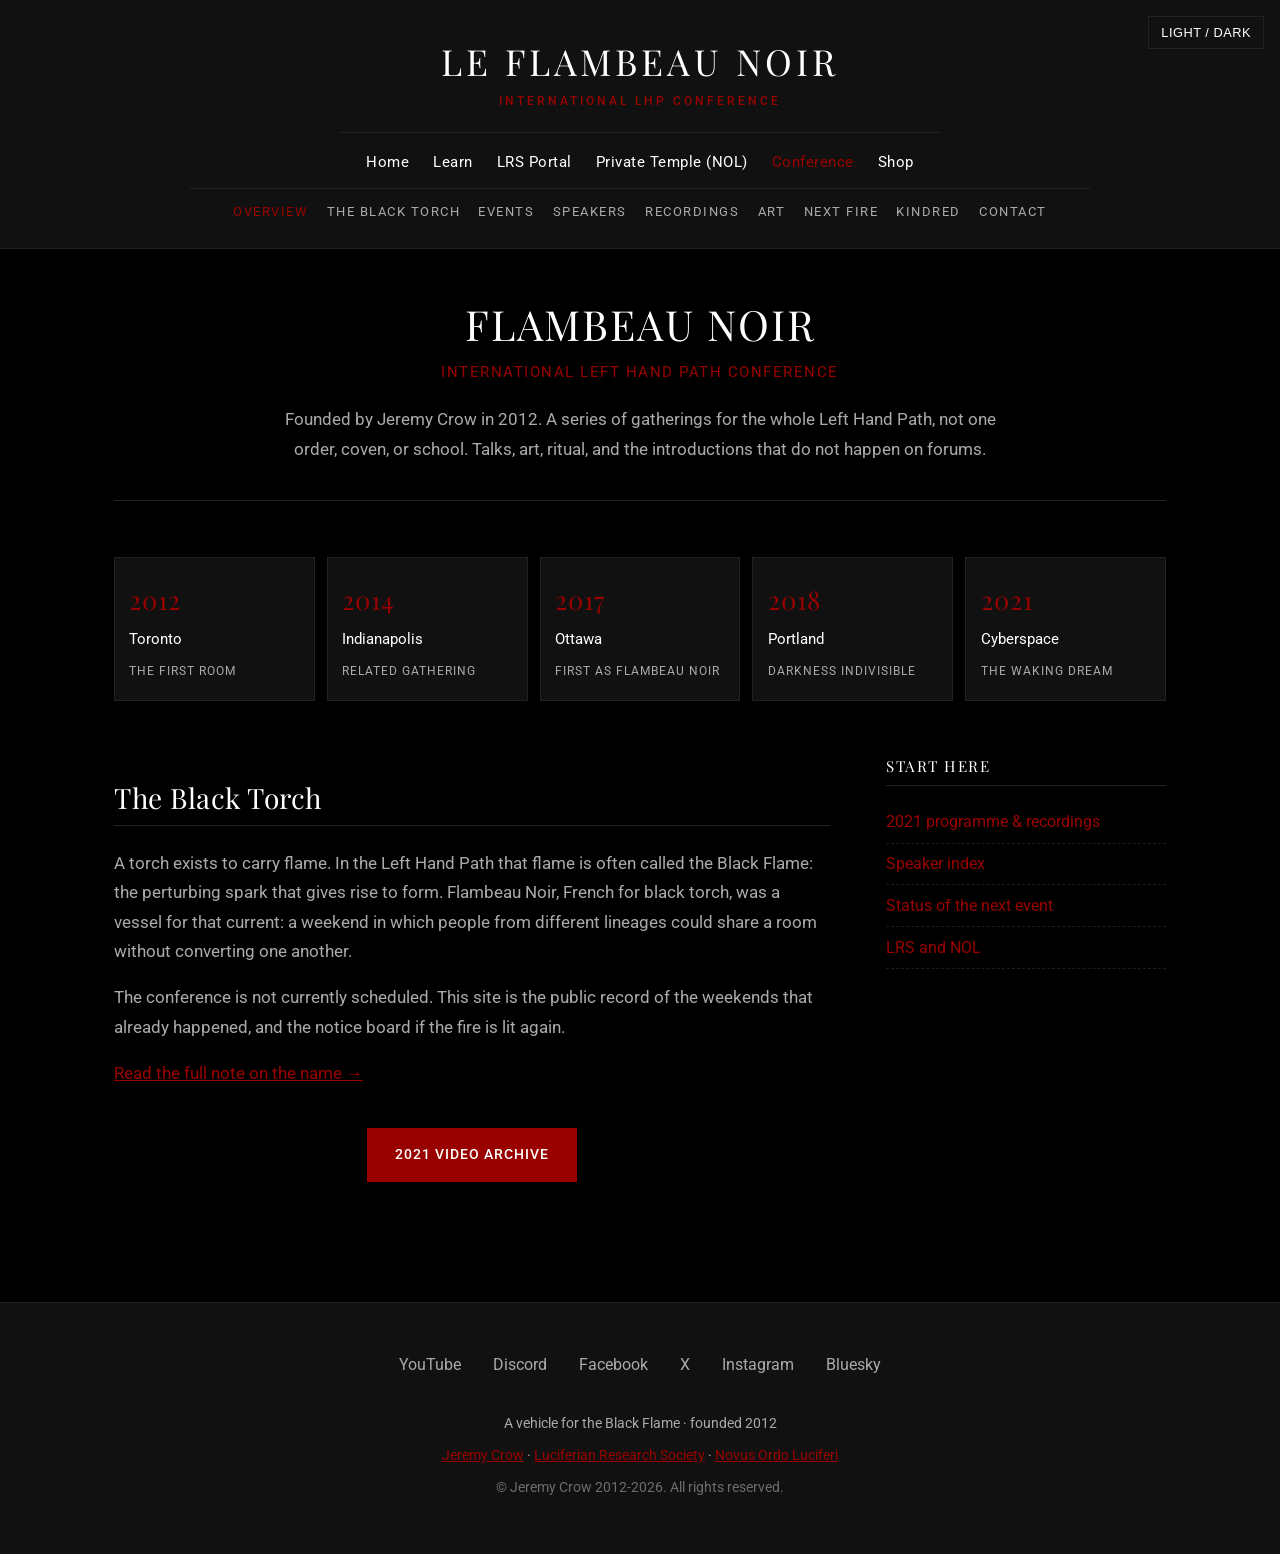
<file: index.html>
<!DOCTYPE html>
<html lang="en">
<head>
  <meta charset="utf-8">
  <meta name="viewport" content="width=device-width, initial-scale=1">
  <title>Flambeau Noir | International Left Hand Path Conference</title>
  <meta name="description" content="Archive of Flambeau Noir, the International Left Hand Path Conference founded by Jeremy Crow in 2012.">
  <link rel="preconnect" href="https://fonts.googleapis.com">
  <link rel="preconnect" href="https://fonts.gstatic.com" crossorigin>
  <link href="https://fonts.googleapis.com/css2?family=Playfair+Display:ital,wght@0,400..900;1,400..900&family=Roboto:ital,wght@0,300;0,400;0,500;1,300;1,400&display=swap" rel="stylesheet">
  <link rel="stylesheet" href="styles.css">
</head>
<body>
  <button class="mode-toggle" id="modeToggle" type="button">Light / Dark</button>
  <header class="global-header">
    <div class="header-banner-container">
      <div class="site-text-banner space-esoteric">
        <a class="banner-title" href="index.html">Le Flambeau Noir</a>
        <div class="banner-sub">International LHP Conference</div>
      </div>
      <nav class="matrix-nav" aria-label="Network">
        <a href="https://www.jeremycrow.com/">Home</a>
        <a href="https://www.jeremycrow.com/learn.html">Learn</a>
        <a href="https://luciferianresearch.org/">LRS Portal</a>
        <a href="https://novusordoluciferi.com/">Private Temple (NOL)</a>
        <a href="index.html" class="active-node">Conference</a>
        <a href="https://jeremycrow.storenvy.com/">Shop</a>
      </nav>
      <nav class="archive-nav" aria-label="Archive">
        <a href="index.html" class="active-node">Overview</a>
        <a href="about.html" class="">The Black Torch</a>
        <a href="events.html" class="">Events</a>
        <a href="speakers.html" class="">Speakers</a>
        <a href="recordings.html" class="">Recordings</a>
        <a href="art.html" class="">Art</a>
        <a href="next.html" class="">Next Fire</a>
        <a href="related.html" class="">Kindred</a>
        <a href="contact.html" class="">Contact</a>
      </nav>
    </div>
  </header>
  <main class="archive-container">

    <section class="archive-hero">
      <h1>Flambeau Noir</h1>
      <p class="subtitle">International Left Hand Path Conference</p>
      <p class="lede">Founded by Jeremy Crow in 2012. A series of gatherings for the whole Left Hand Path, not one order, coven, or school. Talks, art, ritual, and the introductions that do not happen on forums.</p>
    </section>

    <nav class="year-spine" aria-label="Conference years">
      <a class="year-card" href="events/2012-toronto.html"><span class="yr">2012</span><span class="place">Toronto</span><span class="tag">The first room</span></a>
      <a class="year-card" href="events/2014-indianapolis.html"><span class="yr">2014</span><span class="place">Indianapolis</span><span class="tag">Related gathering</span></a>
      <a class="year-card" href="events/2017-ottawa.html"><span class="yr">2017</span><span class="place">Ottawa</span><span class="tag">First as Flambeau Noir</span></a>
      <a class="year-card" href="events/2018-portland.html"><span class="yr">2018</span><span class="place">Portland</span><span class="tag">Darkness Indivisible</span></a>
      <a class="year-card" href="events/2021-cyberspace.html"><span class="yr">2021</span><span class="place">Cyberspace</span><span class="tag">The Waking Dream</span></a>
    </nav>

    <div class="archive-grid">
      <div>
        <section class="philosophical-block">
          <h2>The Black Torch</h2>
          <p>A torch exists to carry flame. In the Left Hand Path that flame is often called the Black Flame: the perturbing spark that gives rise to form. Flambeau Noir, French for black torch, was a vessel for that current: a weekend in which people from different lineages could share a room without converting one another.</p>
          <p>The conference is not currently scheduled. This site is the public record of the weekends that already happened, and the notice board if the fire is lit again.</p>
          <p><a href="about.html">Read the full note on the name →</a></p>
        </section>
        <p class="cta-wrapper"><a class="cta-button" href="https://www.youtube.com/playlist?list=PLY5To7nPNzuRqWKcFFou5KgtrZYnsA4rr">2021 video archive</a></p>
      </div>
      <aside class="sidebar-historical">
        <div class="panel-section">
          <h3>Start here</h3>
          <ul class="presenter-list">
            <li><a href="events/2021-cyberspace.html">2021 programme &amp; recordings</a></li>
            <li><a href="speakers.html">Speaker index</a></li>
            <li><a href="next.html">Status of the next event</a></li>
            <li><a href="related.html">LRS and NOL</a></li>
          </ul>
        </div>
      </aside>
    </div>

  </main>
  <footer class="global-footer">
    <div class="social-links">
      <a href="https://www.youtube.com/JeremyCrow">YouTube</a>
      <a href="https://discord.gg/GvjsS4C">Discord</a>
      <a href="https://www.facebook.com/PrimusJeremyCrow">Facebook</a>
      <a href="https://x.com/FlambeauNoir">X</a>
      <a href="https://www.instagram.com/jeremycrow/">Instagram</a>
      <a href="https://bsky.app/profile/jeremycrow.bsky.social">Bluesky</a>
    </div>
    <div class="footer-meta">
      <p>A vehicle for the Black Flame · founded 2012</p>
      <p><a href="https://www.jeremycrow.com/">Jeremy Crow</a> · <a href="https://luciferianresearch.org/">Luciferian Research Society</a> · <a href="https://novusordoluciferi.com/">Novus Ordo Luciferi</a></p>
      <p class="copyright">© Jeremy Crow 2012-2026. All rights reserved.</p>
    </div>
  </footer>
  <script src="script.js"></script>
</body>
</html>
</file>
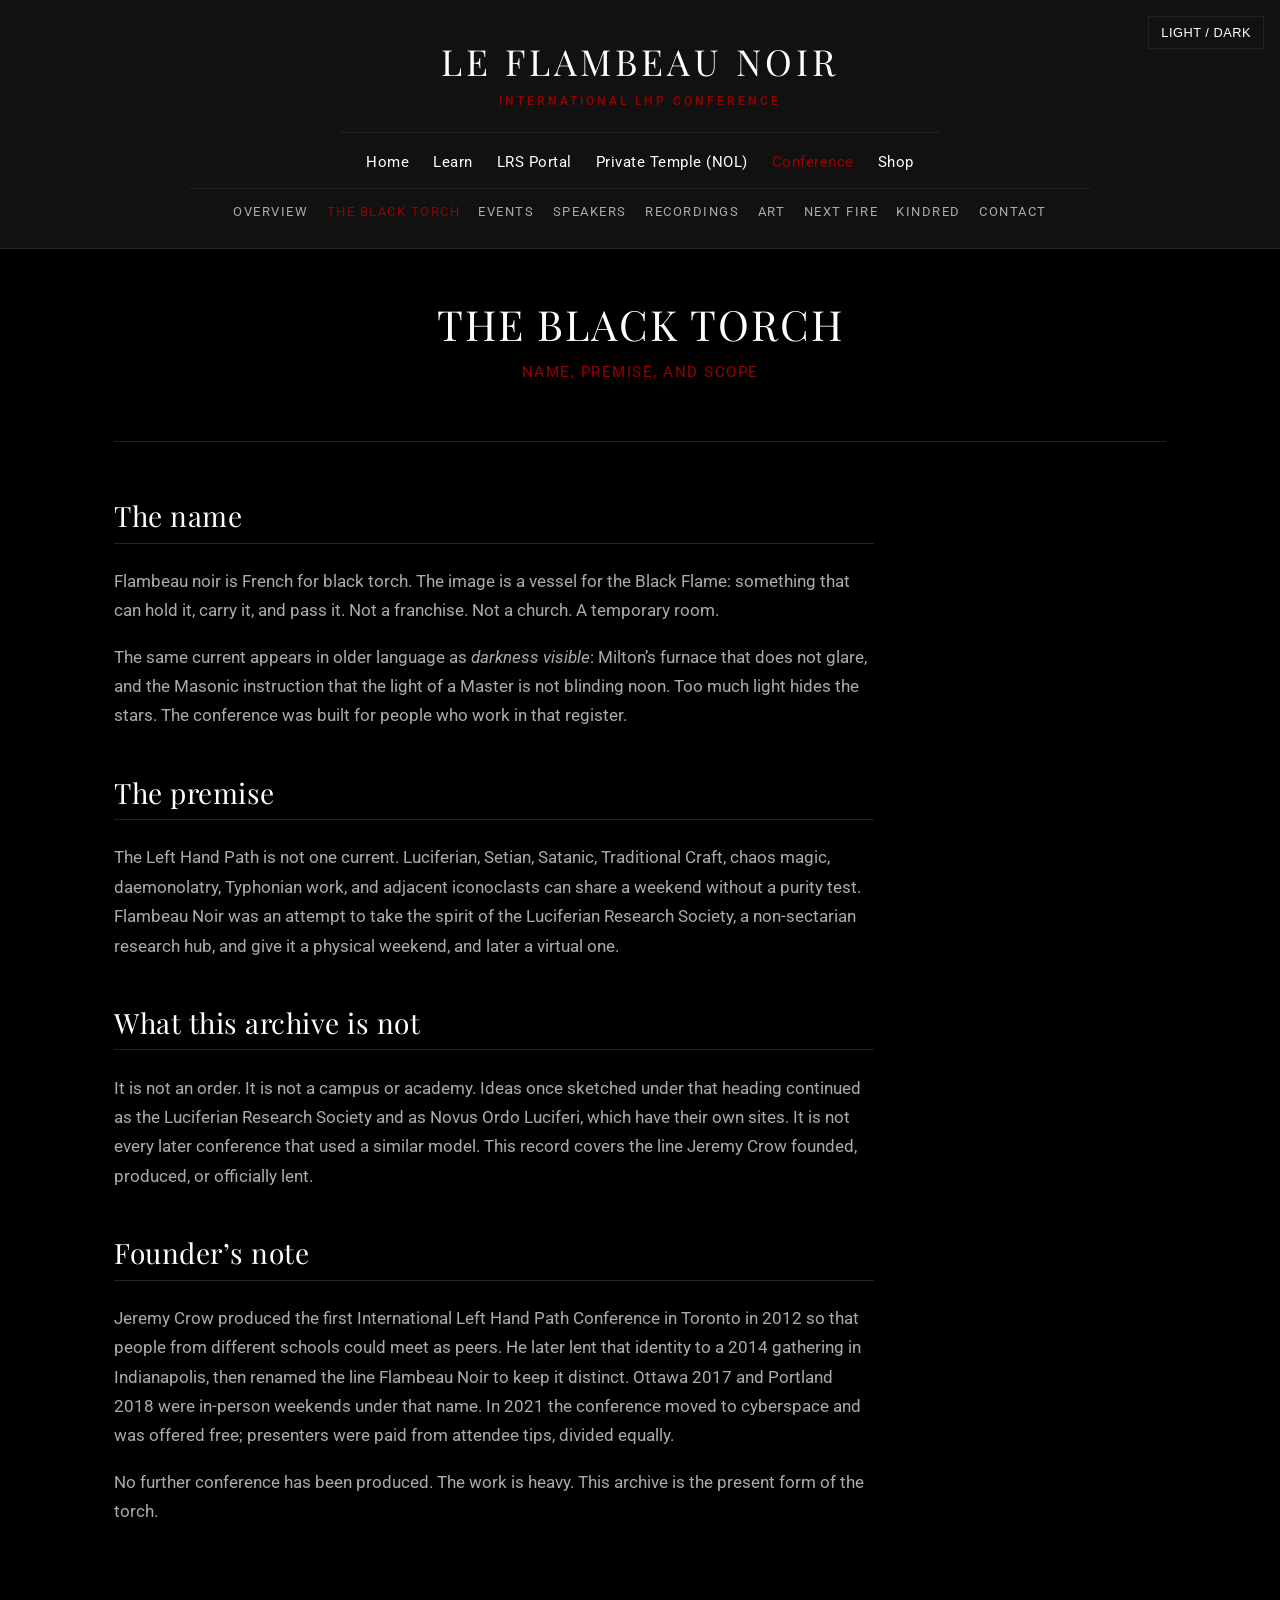
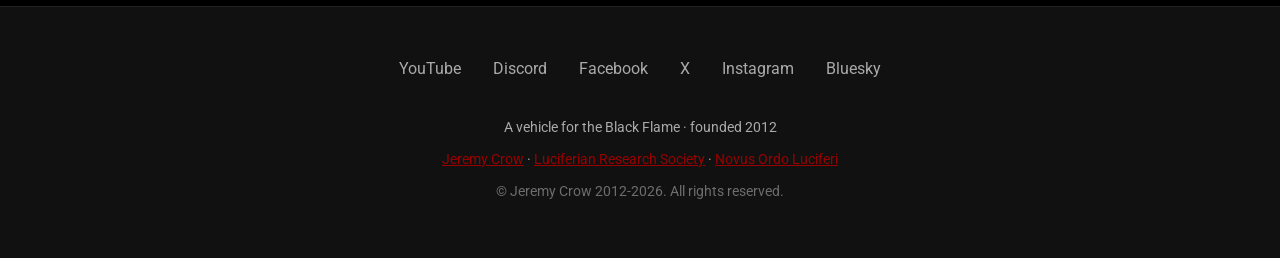
<file: about.html>
<!DOCTYPE html>
<html lang="en">
<head>
  <meta charset="utf-8">
  <meta name="viewport" content="width=device-width, initial-scale=1">
  <title>The Black Torch | Flambeau Noir</title>
  <meta name="description" content="Archive of Flambeau Noir, the International Left Hand Path Conference founded by Jeremy Crow in 2012.">
  <link rel="preconnect" href="https://fonts.googleapis.com">
  <link rel="preconnect" href="https://fonts.gstatic.com" crossorigin>
  <link href="https://fonts.googleapis.com/css2?family=Playfair+Display:ital,wght@0,400..900;1,400..900&family=Roboto:ital,wght@0,300;0,400;0,500;1,300;1,400&display=swap" rel="stylesheet">
  <link rel="stylesheet" href="styles.css">
</head>
<body>
  <button class="mode-toggle" id="modeToggle" type="button">Light / Dark</button>
  <header class="global-header">
    <div class="header-banner-container">
      <div class="site-text-banner space-esoteric">
        <a class="banner-title" href="index.html">Le Flambeau Noir</a>
        <div class="banner-sub">International LHP Conference</div>
      </div>
      <nav class="matrix-nav" aria-label="Network">
        <a href="https://www.jeremycrow.com/">Home</a>
        <a href="https://www.jeremycrow.com/learn.html">Learn</a>
        <a href="https://luciferianresearch.org/">LRS Portal</a>
        <a href="https://novusordoluciferi.com/">Private Temple (NOL)</a>
        <a href="index.html" class="active-node">Conference</a>
        <a href="https://jeremycrow.storenvy.com/">Shop</a>
      </nav>
      <nav class="archive-nav" aria-label="Archive">
        <a href="index.html" class="">Overview</a>
        <a href="about.html" class="active-node">The Black Torch</a>
        <a href="events.html" class="">Events</a>
        <a href="speakers.html" class="">Speakers</a>
        <a href="recordings.html" class="">Recordings</a>
        <a href="art.html" class="">Art</a>
        <a href="next.html" class="">Next Fire</a>
        <a href="related.html" class="">Kindred</a>
        <a href="contact.html" class="">Contact</a>
      </nav>
    </div>
  </header>
  <main class="archive-container">

    <section class="archive-hero">
      <h1>The Black Torch</h1>
      <p class="subtitle">Name, premise, and scope</p>
    </section>
    <div class="prose page-section">
      <h2>The name</h2>
      <p>Flambeau noir is French for black torch. The image is a vessel for the Black Flame: something that can hold it, carry it, and pass it. Not a franchise. Not a church. A temporary room.</p>
      <p>The same current appears in older language as <em>darkness visible</em>: Milton’s furnace that does not glare, and the Masonic instruction that the light of a Master is not blinding noon. Too much light hides the stars. The conference was built for people who work in that register.</p>
    </div>
    <div class="prose page-section">
      <h2>The premise</h2>
      <p>The Left Hand Path is not one current. Luciferian, Setian, Satanic, Traditional Craft, chaos magic, daemonolatry, Typhonian work, and adjacent iconoclasts can share a weekend without a purity test. Flambeau Noir was an attempt to take the spirit of the Luciferian Research Society, a non-sectarian research hub, and give it a physical weekend, and later a virtual one.</p>
    </div>
    <div class="prose page-section">
      <h2>What this archive is not</h2>
      <p>It is not an order. It is not a campus or academy. Ideas once sketched under that heading continued as the Luciferian Research Society and as Novus Ordo Luciferi, which have their own sites. It is not every later conference that used a similar model. This record covers the line Jeremy Crow founded, produced, or officially lent.</p>
    </div>
    <div class="prose page-section">
      <h2>Founder’s note</h2>
      <p>Jeremy Crow produced the first International Left Hand Path Conference in Toronto in 2012 so that people from different schools could meet as peers. He later lent that identity to a 2014 gathering in Indianapolis, then renamed the line Flambeau Noir to keep it distinct. Ottawa 2017 and Portland 2018 were in-person weekends under that name. In 2021 the conference moved to cyberspace and was offered free; presenters were paid from attendee tips, divided equally.</p>
      <p>No further conference has been produced. The work is heavy. This archive is the present form of the torch.</p>
    </div>

  </main>
  <footer class="global-footer">
    <div class="social-links">
      <a href="https://www.youtube.com/JeremyCrow">YouTube</a>
      <a href="https://discord.gg/GvjsS4C">Discord</a>
      <a href="https://www.facebook.com/PrimusJeremyCrow">Facebook</a>
      <a href="https://x.com/FlambeauNoir">X</a>
      <a href="https://www.instagram.com/jeremycrow/">Instagram</a>
      <a href="https://bsky.app/profile/jeremycrow.bsky.social">Bluesky</a>
    </div>
    <div class="footer-meta">
      <p>A vehicle for the Black Flame · founded 2012</p>
      <p><a href="https://www.jeremycrow.com/">Jeremy Crow</a> · <a href="https://luciferianresearch.org/">Luciferian Research Society</a> · <a href="https://novusordoluciferi.com/">Novus Ordo Luciferi</a></p>
      <p class="copyright">© Jeremy Crow 2012-2026. All rights reserved.</p>
    </div>
  </footer>
  <script src="script.js"></script>
</body>
</html>
</file>
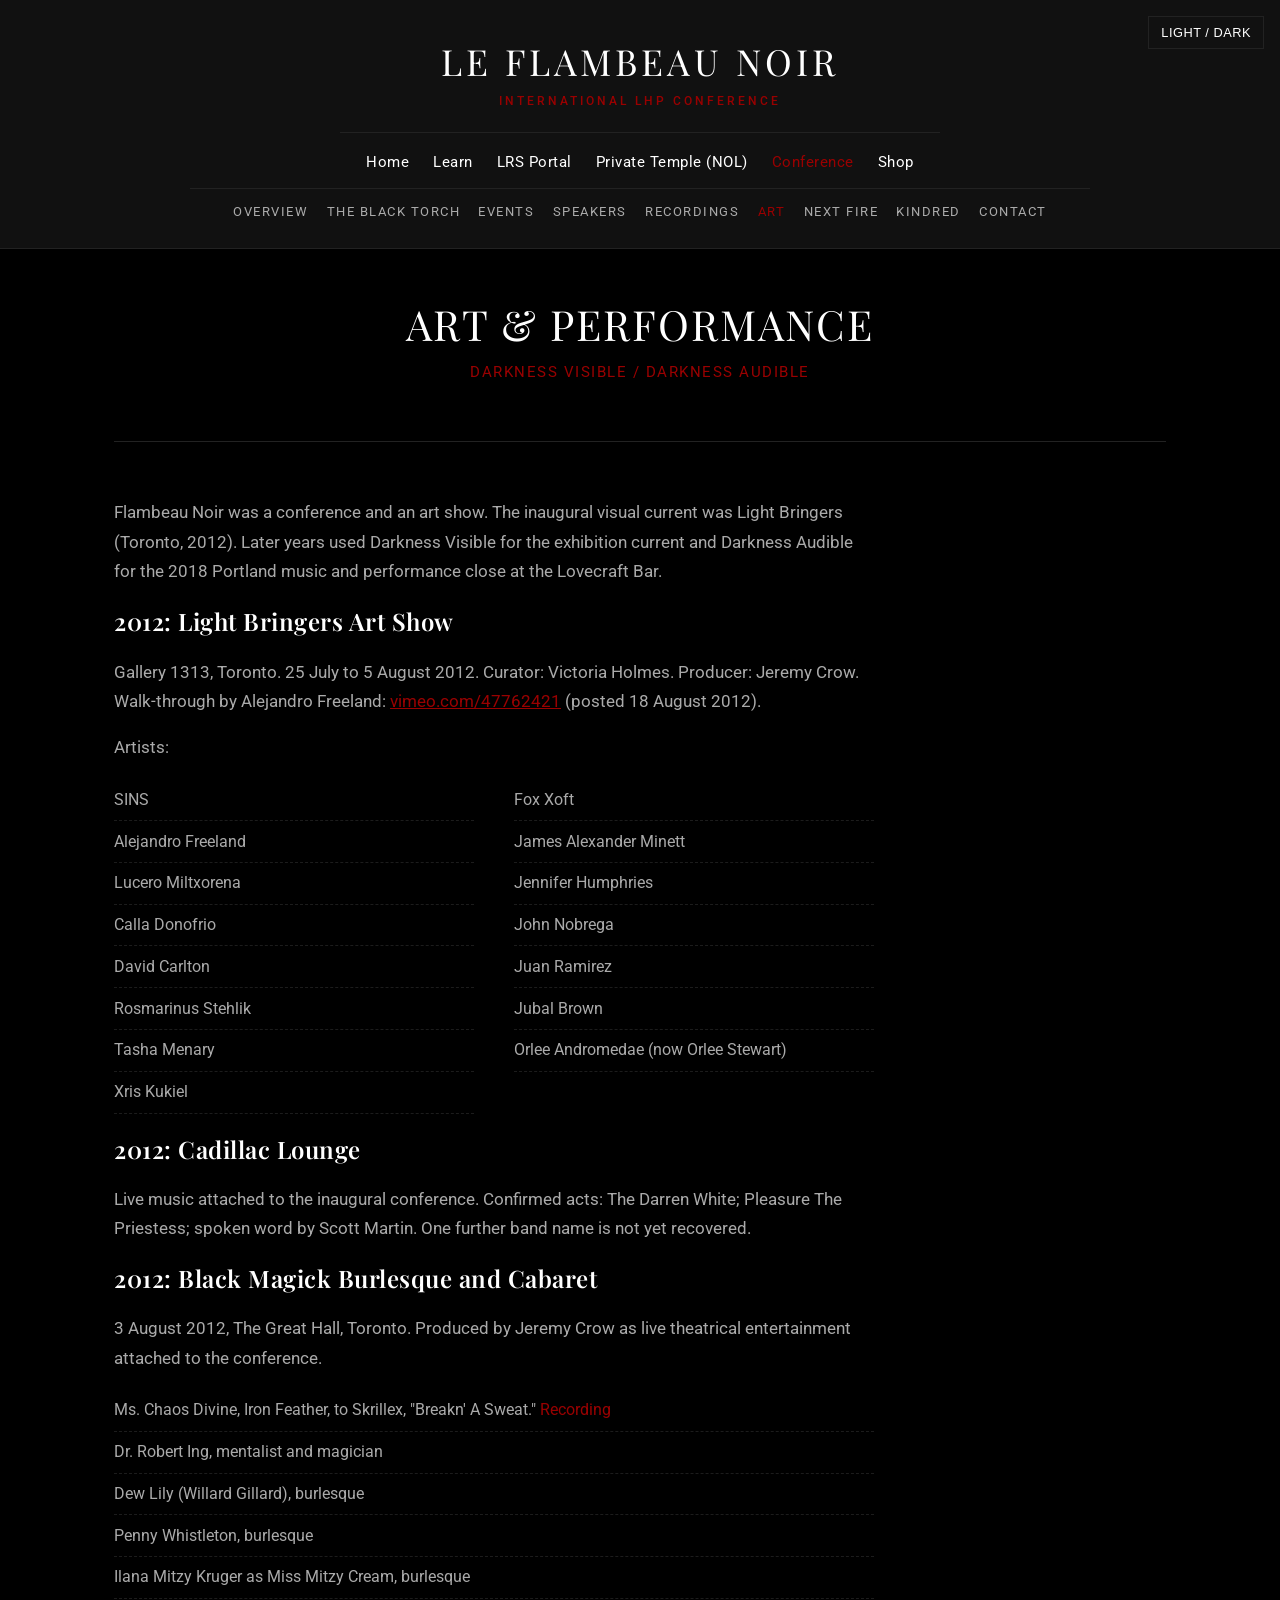
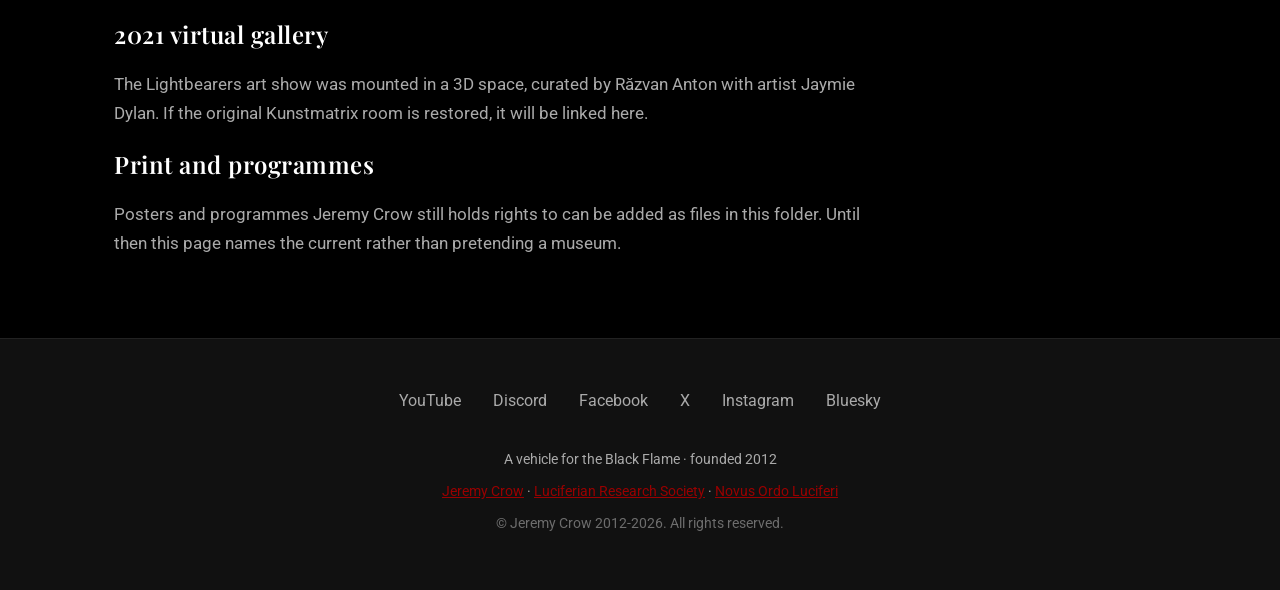
<file: art.html>
<!DOCTYPE html>
<html lang="en">
<head>
  <meta charset="utf-8">
  <meta name="viewport" content="width=device-width, initial-scale=1">
  <title>Art | Flambeau Noir</title>
  <meta name="description" content="Archive of Flambeau Noir, the International Left Hand Path Conference founded by Jeremy Crow in 2012.">
  <link rel="preconnect" href="https://fonts.googleapis.com">
  <link rel="preconnect" href="https://fonts.gstatic.com" crossorigin>
  <link href="https://fonts.googleapis.com/css2?family=Playfair+Display:ital,wght@0,400..900;1,400..900&family=Roboto:ital,wght@0,300;0,400;0,500;1,300;1,400&display=swap" rel="stylesheet">
  <link rel="stylesheet" href="styles.css">
</head>
<body>
  <button class="mode-toggle" id="modeToggle" type="button">Light / Dark</button>
  <header class="global-header">
    <div class="header-banner-container">
      <div class="site-text-banner space-esoteric">
        <a class="banner-title" href="index.html">Le Flambeau Noir</a>
        <div class="banner-sub">International LHP Conference</div>
      </div>
      <nav class="matrix-nav" aria-label="Network">
        <a href="https://www.jeremycrow.com/">Home</a>
        <a href="https://www.jeremycrow.com/learn.html">Learn</a>
        <a href="https://luciferianresearch.org/">LRS Portal</a>
        <a href="https://novusordoluciferi.com/">Private Temple (NOL)</a>
        <a href="index.html" class="active-node">Conference</a>
        <a href="https://jeremycrow.storenvy.com/">Shop</a>
      </nav>
      <nav class="archive-nav" aria-label="Archive">
        <a href="index.html" class="">Overview</a>
        <a href="about.html" class="">The Black Torch</a>
        <a href="events.html" class="">Events</a>
        <a href="speakers.html" class="">Speakers</a>
        <a href="recordings.html" class="">Recordings</a>
        <a href="art.html" class="active-node">Art</a>
        <a href="next.html" class="">Next Fire</a>
        <a href="related.html" class="">Kindred</a>
        <a href="contact.html" class="">Contact</a>
      </nav>
    </div>
  </header>
  <main class="archive-container">

    <section class="archive-hero">
      <h1>Art &amp; Performance</h1>
      <p class="subtitle">Darkness Visible / Darkness Audible</p>
    </section>
    <div class="prose">
      <p>Flambeau Noir was a conference and an art show. The inaugural visual current was Light Bringers (Toronto, 2012). Later years used Darkness Visible for the exhibition current and Darkness Audible for the 2018 Portland music and performance close at the Lovecraft Bar.</p>

      <h2>2012: Light Bringers Art Show</h2>
      <p>Gallery 1313, Toronto. 25 July to 5 August 2012. Curator: Victoria Holmes. Producer: Jeremy Crow. Walk-through by Alejandro Freeland: <a href="https://vimeo.com/47762421">vimeo.com/47762421</a> (posted 18 August 2012).</p>
      <p>Artists:</p>
      <ul class="plain-list columns-2">
        <li>SINS</li>
        <li>Alejandro Freeland</li>
        <li>Lucero Miltxorena</li>
        <li>Calla Donofrio</li>
        <li>David Carlton</li>
        <li>Rosmarinus Stehlik</li>
        <li>Tasha Menary</li>
        <li>Xris Kukiel</li>
        <li>Fox Xoft</li>
        <li>James Alexander Minett</li>
        <li>Jennifer Humphries</li>
        <li>John Nobrega</li>
        <li>Juan Ramirez</li>
        <li>Jubal Brown</li>
        <li>Orlee Andromedae (now Orlee Stewart)</li>
      </ul>

      <h2>2012: Cadillac Lounge</h2>
      <p>Live music attached to the inaugural conference. Confirmed acts: The Darren White; Pleasure The Priestess; spoken word by Scott Martin. One further band name is not yet recovered.</p>

      <h2>2012: Black Magick Burlesque and Cabaret</h2>
      <p>3 August 2012, The Great Hall, Toronto. Produced by Jeremy Crow as live theatrical entertainment attached to the conference.</p>
      <ul class="plain-list">
        <li>Ms. Chaos Divine, Iron Feather, to Skrillex, "Breakn' A Sweat." <a href="https://youtu.be/Kr3bsCPij3M">Recording</a></li>
        <li>Dr. Robert Ing, mentalist and magician</li>
        <li>Dew Lily (Willard Gillard), burlesque</li>
        <li>Penny Whistleton, burlesque</li>
        <li>Ilana Mitzy Kruger as Miss Mitzy Cream, burlesque</li>
      </ul>

      <h2>2021 virtual gallery</h2>
      <p>The Lightbearers art show was mounted in a 3D space, curated by Răzvan Anton with artist Jaymie Dylan. If the original Kunstmatrix room is restored, it will be linked here.</p>
      <h2>Print and programmes</h2>
      <p>Posters and programmes Jeremy Crow still holds rights to can be added as files in this folder. Until then this page names the current rather than pretending a museum.</p>
    </div>

  </main>
  <footer class="global-footer">
    <div class="social-links">
      <a href="https://www.youtube.com/JeremyCrow">YouTube</a>
      <a href="https://discord.gg/GvjsS4C">Discord</a>
      <a href="https://www.facebook.com/PrimusJeremyCrow">Facebook</a>
      <a href="https://x.com/FlambeauNoir">X</a>
      <a href="https://www.instagram.com/jeremycrow/">Instagram</a>
      <a href="https://bsky.app/profile/jeremycrow.bsky.social">Bluesky</a>
    </div>
    <div class="footer-meta">
      <p>A vehicle for the Black Flame · founded 2012</p>
      <p><a href="https://www.jeremycrow.com/">Jeremy Crow</a> · <a href="https://luciferianresearch.org/">Luciferian Research Society</a> · <a href="https://novusordoluciferi.com/">Novus Ordo Luciferi</a></p>
      <p class="copyright">© Jeremy Crow 2012-2026. All rights reserved.</p>
    </div>
  </footer>
  <script src="script.js"></script>
</body>
</html>
</file>
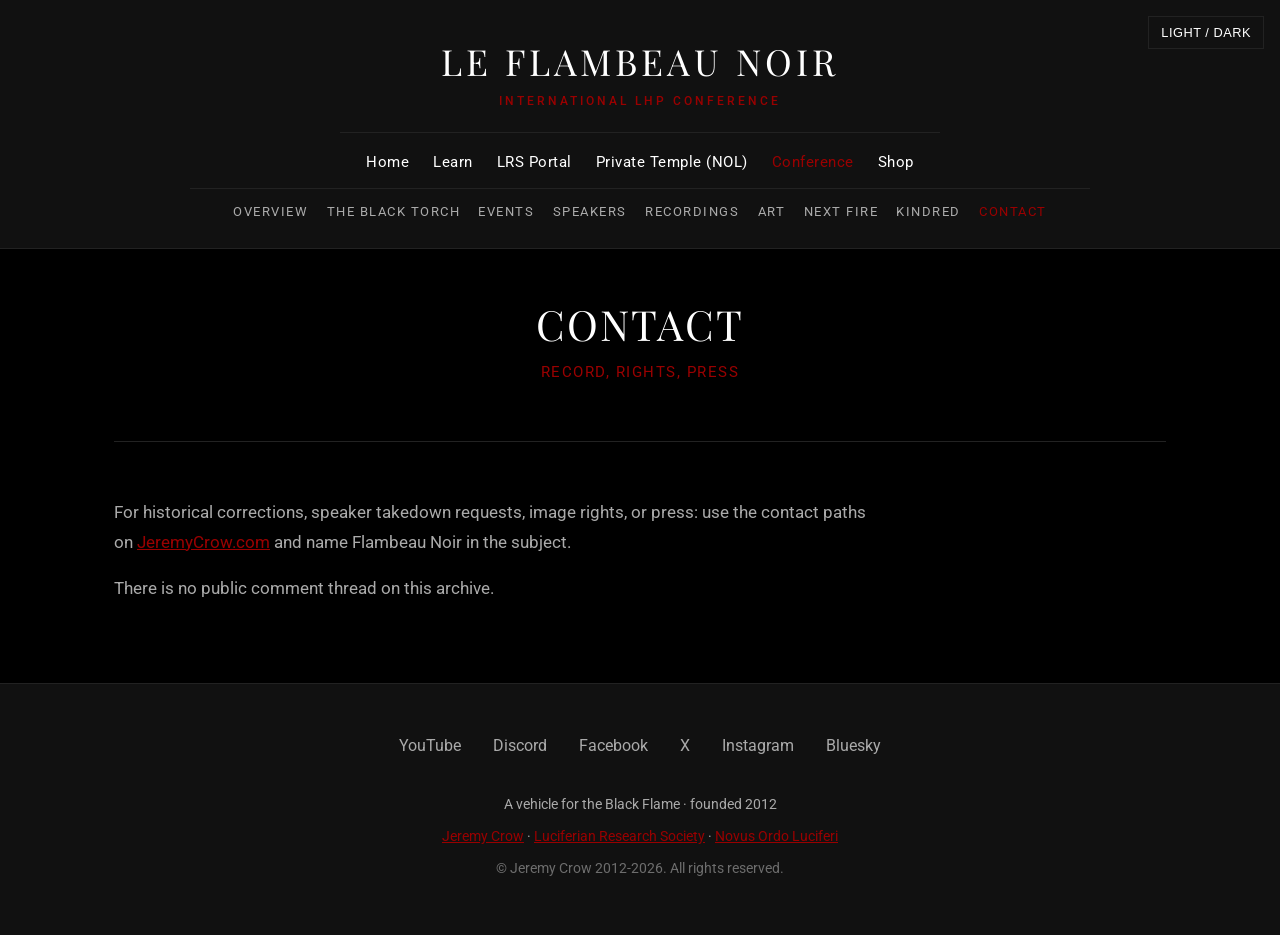
<file: contact.html>
<!DOCTYPE html>
<html lang="en">
<head>
  <meta charset="utf-8">
  <meta name="viewport" content="width=device-width, initial-scale=1">
  <title>Contact | Flambeau Noir</title>
  <meta name="description" content="Archive of Flambeau Noir, the International Left Hand Path Conference founded by Jeremy Crow in 2012.">
  <link rel="preconnect" href="https://fonts.googleapis.com">
  <link rel="preconnect" href="https://fonts.gstatic.com" crossorigin>
  <link href="https://fonts.googleapis.com/css2?family=Playfair+Display:ital,wght@0,400..900;1,400..900&family=Roboto:ital,wght@0,300;0,400;0,500;1,300;1,400&display=swap" rel="stylesheet">
  <link rel="stylesheet" href="styles.css">
</head>
<body>
  <button class="mode-toggle" id="modeToggle" type="button">Light / Dark</button>
  <header class="global-header">
    <div class="header-banner-container">
      <div class="site-text-banner space-esoteric">
        <a class="banner-title" href="index.html">Le Flambeau Noir</a>
        <div class="banner-sub">International LHP Conference</div>
      </div>
      <nav class="matrix-nav" aria-label="Network">
        <a href="https://www.jeremycrow.com/">Home</a>
        <a href="https://www.jeremycrow.com/learn.html">Learn</a>
        <a href="https://luciferianresearch.org/">LRS Portal</a>
        <a href="https://novusordoluciferi.com/">Private Temple (NOL)</a>
        <a href="index.html" class="active-node">Conference</a>
        <a href="https://jeremycrow.storenvy.com/">Shop</a>
      </nav>
      <nav class="archive-nav" aria-label="Archive">
        <a href="index.html" class="">Overview</a>
        <a href="about.html" class="">The Black Torch</a>
        <a href="events.html" class="">Events</a>
        <a href="speakers.html" class="">Speakers</a>
        <a href="recordings.html" class="">Recordings</a>
        <a href="art.html" class="">Art</a>
        <a href="next.html" class="">Next Fire</a>
        <a href="related.html" class="">Kindred</a>
        <a href="contact.html" class="active-node">Contact</a>
      </nav>
    </div>
  </header>
  <main class="archive-container">

    <section class="archive-hero">
      <h1>Contact</h1>
      <p class="subtitle">Record, rights, press</p>
    </section>
    <div class="prose">
      <p>For historical corrections, speaker takedown requests, image rights, or press: use the contact paths on <a href="https://www.jeremycrow.com/">JeremyCrow.com</a> and name Flambeau Noir in the subject.</p>
      <p>There is no public comment thread on this archive.</p>
    </div>

  </main>
  <footer class="global-footer">
    <div class="social-links">
      <a href="https://www.youtube.com/JeremyCrow">YouTube</a>
      <a href="https://discord.gg/GvjsS4C">Discord</a>
      <a href="https://www.facebook.com/PrimusJeremyCrow">Facebook</a>
      <a href="https://x.com/FlambeauNoir">X</a>
      <a href="https://www.instagram.com/jeremycrow/">Instagram</a>
      <a href="https://bsky.app/profile/jeremycrow.bsky.social">Bluesky</a>
    </div>
    <div class="footer-meta">
      <p>A vehicle for the Black Flame · founded 2012</p>
      <p><a href="https://www.jeremycrow.com/">Jeremy Crow</a> · <a href="https://luciferianresearch.org/">Luciferian Research Society</a> · <a href="https://novusordoluciferi.com/">Novus Ordo Luciferi</a></p>
      <p class="copyright">© Jeremy Crow 2012-2026. All rights reserved.</p>
    </div>
  </footer>
  <script src="script.js"></script>
</body>
</html>
</file>
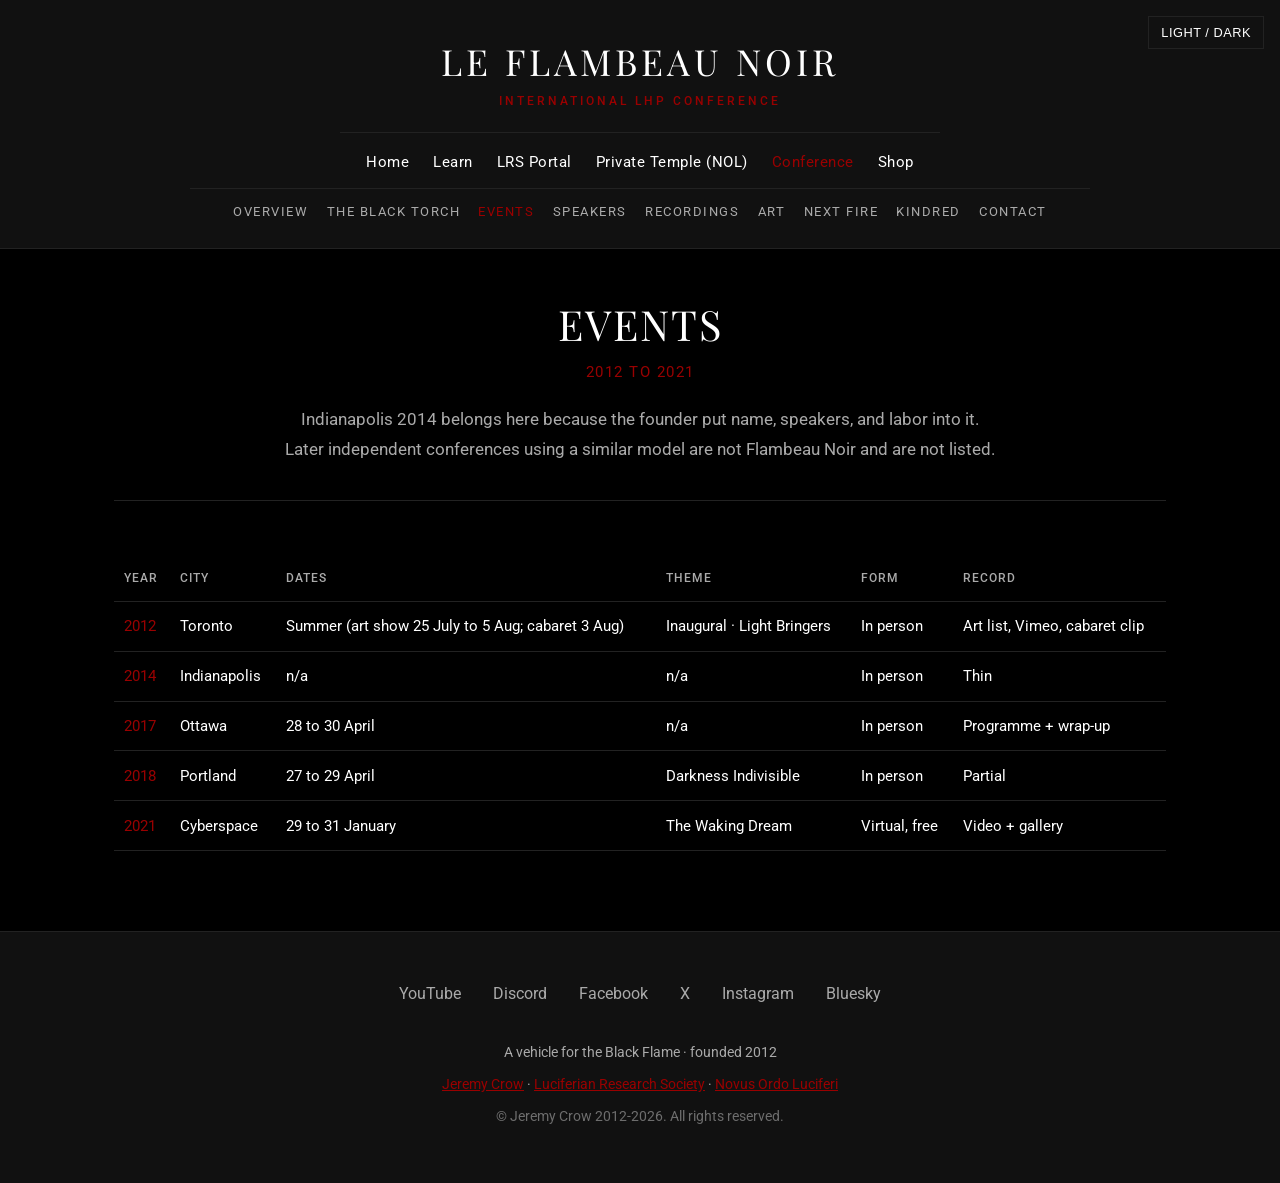
<file: events.html>
<!DOCTYPE html>
<html lang="en">
<head>
  <meta charset="utf-8">
  <meta name="viewport" content="width=device-width, initial-scale=1">
  <title>Events | Flambeau Noir</title>
  <meta name="description" content="Archive of Flambeau Noir, the International Left Hand Path Conference founded by Jeremy Crow in 2012.">
  <link rel="preconnect" href="https://fonts.googleapis.com">
  <link rel="preconnect" href="https://fonts.gstatic.com" crossorigin>
  <link href="https://fonts.googleapis.com/css2?family=Playfair+Display:ital,wght@0,400..900;1,400..900&family=Roboto:ital,wght@0,300;0,400;0,500;1,300;1,400&display=swap" rel="stylesheet">
  <link rel="stylesheet" href="styles.css">
</head>
<body>
  <button class="mode-toggle" id="modeToggle" type="button">Light / Dark</button>
  <header class="global-header">
    <div class="header-banner-container">
      <div class="site-text-banner space-esoteric">
        <a class="banner-title" href="index.html">Le Flambeau Noir</a>
        <div class="banner-sub">International LHP Conference</div>
      </div>
      <nav class="matrix-nav" aria-label="Network">
        <a href="https://www.jeremycrow.com/">Home</a>
        <a href="https://www.jeremycrow.com/learn.html">Learn</a>
        <a href="https://luciferianresearch.org/">LRS Portal</a>
        <a href="https://novusordoluciferi.com/">Private Temple (NOL)</a>
        <a href="index.html" class="active-node">Conference</a>
        <a href="https://jeremycrow.storenvy.com/">Shop</a>
      </nav>
      <nav class="archive-nav" aria-label="Archive">
        <a href="index.html" class="">Overview</a>
        <a href="about.html" class="">The Black Torch</a>
        <a href="events.html" class="active-node">Events</a>
        <a href="speakers.html" class="">Speakers</a>
        <a href="recordings.html" class="">Recordings</a>
        <a href="art.html" class="">Art</a>
        <a href="next.html" class="">Next Fire</a>
        <a href="related.html" class="">Kindred</a>
        <a href="contact.html" class="">Contact</a>
      </nav>
    </div>
  </header>
  <main class="archive-container">

    <section class="archive-hero">
      <h1>Events</h1>
      <p class="subtitle">2012 to 2021</p>
      <p class="lede">Indianapolis 2014 belongs here because the founder put name, speakers, and labor into it. Later independent conferences using a similar model are not Flambeau Noir and are not listed.</p>
    </section>
    <table class="timeline">
      <thead>
        <tr><th>Year</th><th>City</th><th>Dates</th><th>Theme</th><th>Form</th><th>Record</th></tr>
      </thead>
      <tbody>
        <tr><td><a href="events/2012-toronto.html">2012</a></td><td>Toronto</td><td>Summer (art show 25 July to 5 Aug; cabaret 3 Aug)</td><td>Inaugural · Light Bringers</td><td>In person</td><td>Art list, Vimeo, cabaret clip</td></tr>
        <tr><td><a href="events/2014-indianapolis.html">2014</a></td><td>Indianapolis</td><td>n/a</td><td>n/a</td><td>In person</td><td>Thin</td></tr>
        <tr><td><a href="events/2017-ottawa.html">2017</a></td><td>Ottawa</td><td>28 to 30 April</td><td>n/a</td><td>In person</td><td>Programme + wrap-up</td></tr>
        <tr><td><a href="events/2018-portland.html">2018</a></td><td>Portland</td><td>27 to 29 April</td><td>Darkness Indivisible</td><td>In person</td><td>Partial</td></tr>
        <tr><td><a href="events/2021-cyberspace.html">2021</a></td><td>Cyberspace</td><td>29 to 31 January</td><td>The Waking Dream</td><td>Virtual, free</td><td>Video + gallery</td></tr>
      </tbody>
    </table>

  </main>
  <footer class="global-footer">
    <div class="social-links">
      <a href="https://www.youtube.com/JeremyCrow">YouTube</a>
      <a href="https://discord.gg/GvjsS4C">Discord</a>
      <a href="https://www.facebook.com/PrimusJeremyCrow">Facebook</a>
      <a href="https://x.com/FlambeauNoir">X</a>
      <a href="https://www.instagram.com/jeremycrow/">Instagram</a>
      <a href="https://bsky.app/profile/jeremycrow.bsky.social">Bluesky</a>
    </div>
    <div class="footer-meta">
      <p>A vehicle for the Black Flame · founded 2012</p>
      <p><a href="https://www.jeremycrow.com/">Jeremy Crow</a> · <a href="https://luciferianresearch.org/">Luciferian Research Society</a> · <a href="https://novusordoluciferi.com/">Novus Ordo Luciferi</a></p>
      <p class="copyright">© Jeremy Crow 2012-2026. All rights reserved.</p>
    </div>
  </footer>
  <script src="script.js"></script>
</body>
</html>
</file>
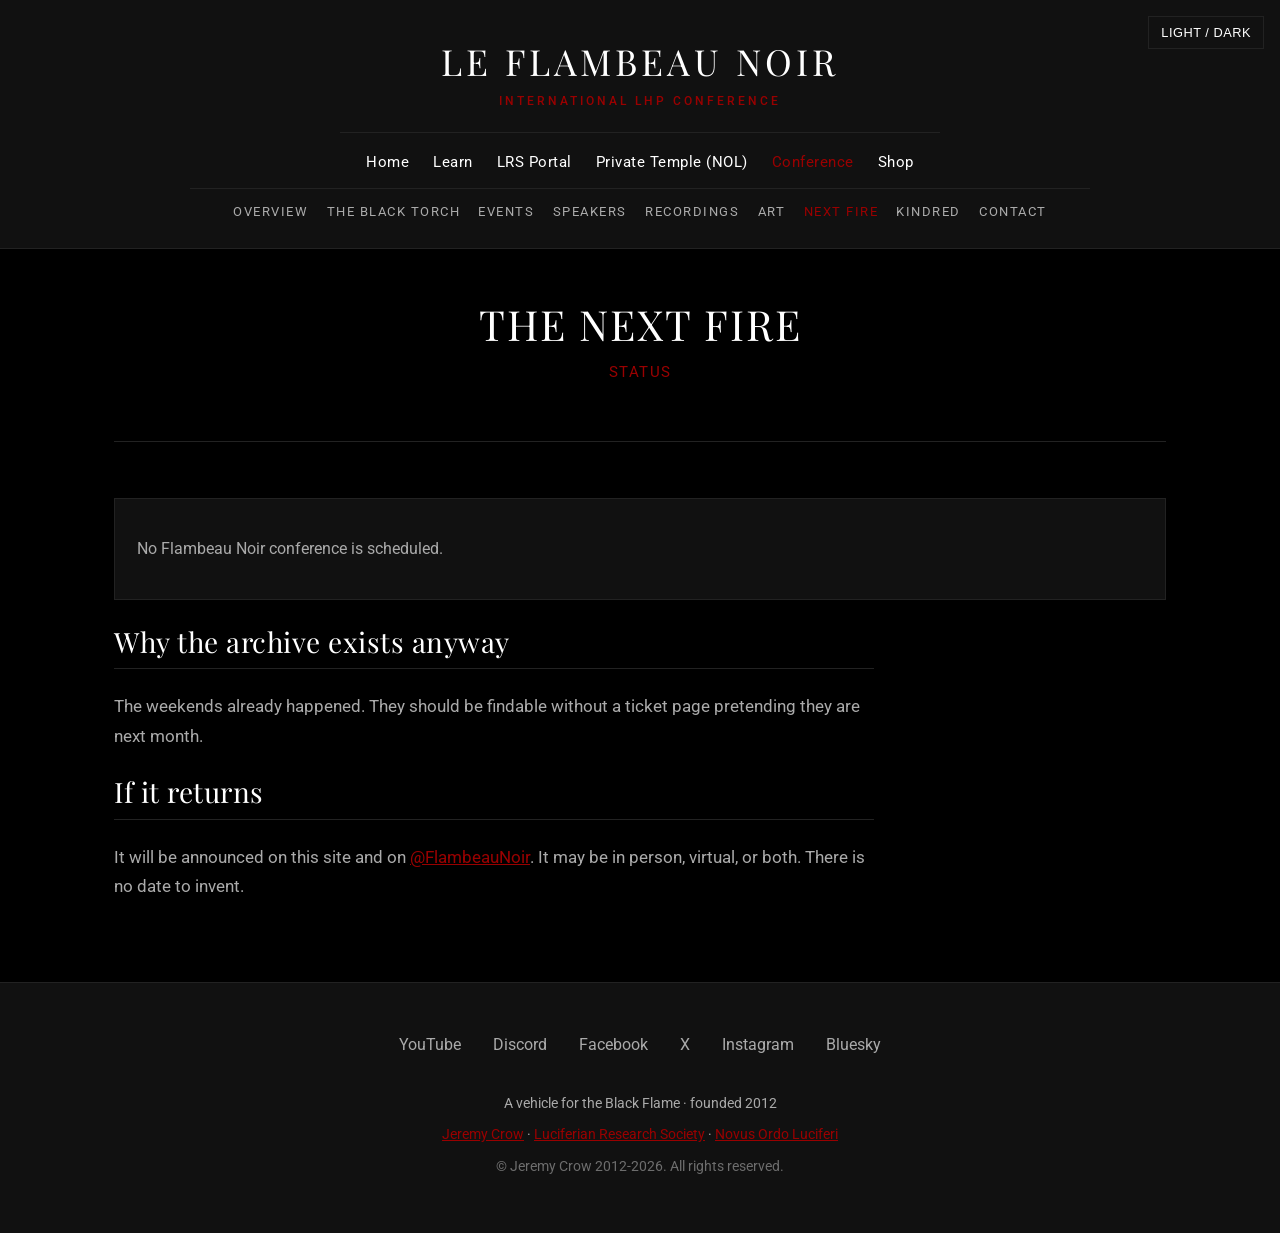
<file: next.html>
<!DOCTYPE html>
<html lang="en">
<head>
  <meta charset="utf-8">
  <meta name="viewport" content="width=device-width, initial-scale=1">
  <title>The Next Fire | Flambeau Noir</title>
  <meta name="description" content="Archive of Flambeau Noir, the International Left Hand Path Conference founded by Jeremy Crow in 2012.">
  <link rel="preconnect" href="https://fonts.googleapis.com">
  <link rel="preconnect" href="https://fonts.gstatic.com" crossorigin>
  <link href="https://fonts.googleapis.com/css2?family=Playfair+Display:ital,wght@0,400..900;1,400..900&family=Roboto:ital,wght@0,300;0,400;0,500;1,300;1,400&display=swap" rel="stylesheet">
  <link rel="stylesheet" href="styles.css">
</head>
<body>
  <button class="mode-toggle" id="modeToggle" type="button">Light / Dark</button>
  <header class="global-header">
    <div class="header-banner-container">
      <div class="site-text-banner space-esoteric">
        <a class="banner-title" href="index.html">Le Flambeau Noir</a>
        <div class="banner-sub">International LHP Conference</div>
      </div>
      <nav class="matrix-nav" aria-label="Network">
        <a href="https://www.jeremycrow.com/">Home</a>
        <a href="https://www.jeremycrow.com/learn.html">Learn</a>
        <a href="https://luciferianresearch.org/">LRS Portal</a>
        <a href="https://novusordoluciferi.com/">Private Temple (NOL)</a>
        <a href="index.html" class="active-node">Conference</a>
        <a href="https://jeremycrow.storenvy.com/">Shop</a>
      </nav>
      <nav class="archive-nav" aria-label="Archive">
        <a href="index.html" class="">Overview</a>
        <a href="about.html" class="">The Black Torch</a>
        <a href="events.html" class="">Events</a>
        <a href="speakers.html" class="">Speakers</a>
        <a href="recordings.html" class="">Recordings</a>
        <a href="art.html" class="">Art</a>
        <a href="next.html" class="active-node">Next Fire</a>
        <a href="related.html" class="">Kindred</a>
        <a href="contact.html" class="">Contact</a>
      </nav>
    </div>
  </header>
  <main class="archive-container">

    <section class="archive-hero">
      <h1>The Next Fire</h1>
      <p class="subtitle">Status</p>
    </section>
    <div class="status-note">
      <p>No Flambeau Noir conference is scheduled.</p>
    </div>
    <div class="prose page-section">
      <h2>Why the archive exists anyway</h2>
      <p>The weekends already happened. They should be findable without a ticket page pretending they are next month.</p>
      <h2>If it returns</h2>
      <p>It will be announced on this site and on <a href="https://x.com/FlambeauNoir">@FlambeauNoir</a>. It may be in person, virtual, or both. There is no date to invent.</p>
    </div>

  </main>
  <footer class="global-footer">
    <div class="social-links">
      <a href="https://www.youtube.com/JeremyCrow">YouTube</a>
      <a href="https://discord.gg/GvjsS4C">Discord</a>
      <a href="https://www.facebook.com/PrimusJeremyCrow">Facebook</a>
      <a href="https://x.com/FlambeauNoir">X</a>
      <a href="https://www.instagram.com/jeremycrow/">Instagram</a>
      <a href="https://bsky.app/profile/jeremycrow.bsky.social">Bluesky</a>
    </div>
    <div class="footer-meta">
      <p>A vehicle for the Black Flame · founded 2012</p>
      <p><a href="https://www.jeremycrow.com/">Jeremy Crow</a> · <a href="https://luciferianresearch.org/">Luciferian Research Society</a> · <a href="https://novusordoluciferi.com/">Novus Ordo Luciferi</a></p>
      <p class="copyright">© Jeremy Crow 2012-2026. All rights reserved.</p>
    </div>
  </footer>
  <script src="script.js"></script>
</body>
</html>
</file>
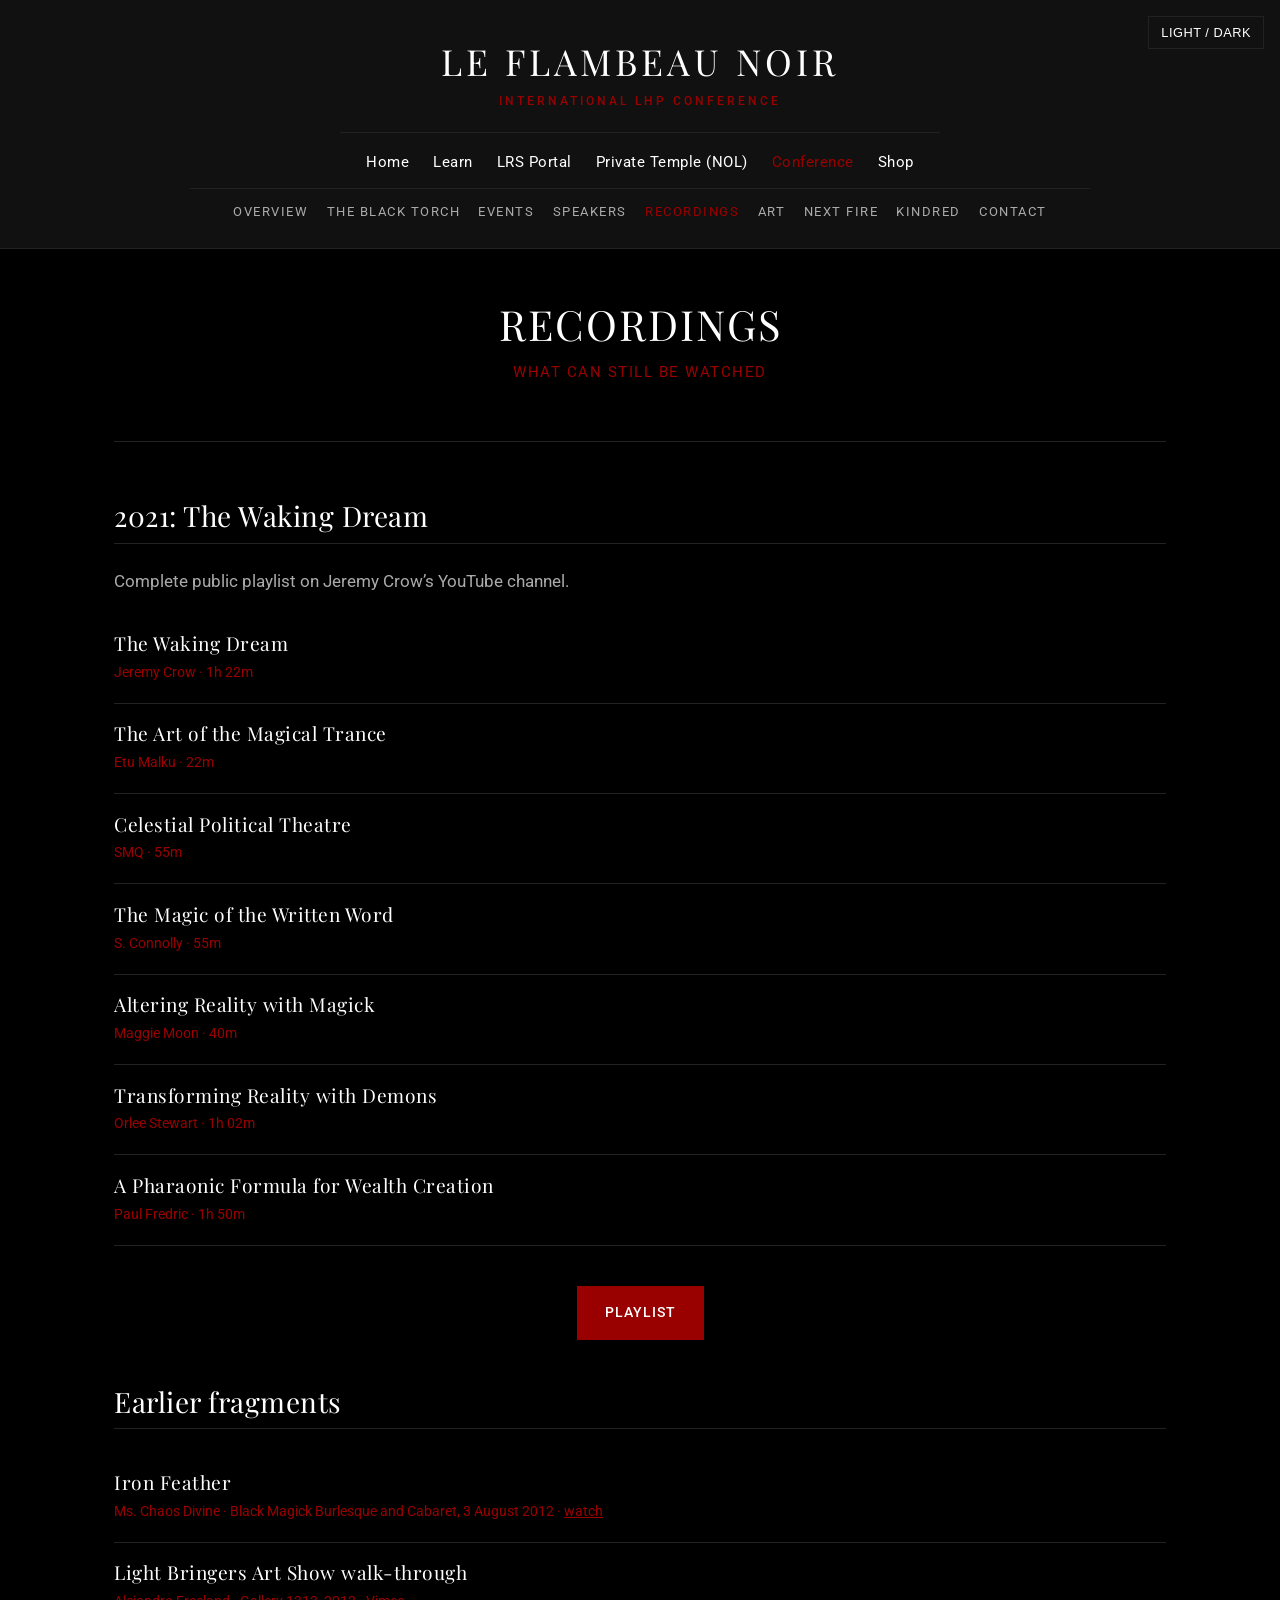
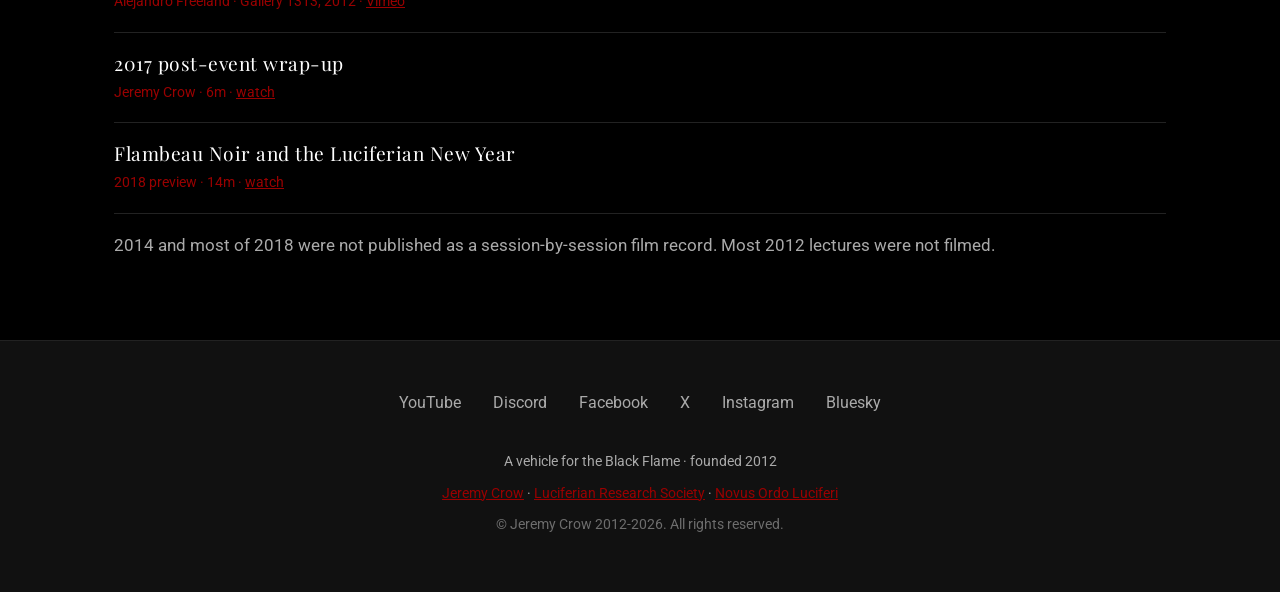
<file: recordings.html>
<!DOCTYPE html>
<html lang="en">
<head>
  <meta charset="utf-8">
  <meta name="viewport" content="width=device-width, initial-scale=1">
  <title>Recordings | Flambeau Noir</title>
  <meta name="description" content="Archive of Flambeau Noir, the International Left Hand Path Conference founded by Jeremy Crow in 2012.">
  <link rel="preconnect" href="https://fonts.googleapis.com">
  <link rel="preconnect" href="https://fonts.gstatic.com" crossorigin>
  <link href="https://fonts.googleapis.com/css2?family=Playfair+Display:ital,wght@0,400..900;1,400..900&family=Roboto:ital,wght@0,300;0,400;0,500;1,300;1,400&display=swap" rel="stylesheet">
  <link rel="stylesheet" href="styles.css">
</head>
<body>
  <button class="mode-toggle" id="modeToggle" type="button">Light / Dark</button>
  <header class="global-header">
    <div class="header-banner-container">
      <div class="site-text-banner space-esoteric">
        <a class="banner-title" href="index.html">Le Flambeau Noir</a>
        <div class="banner-sub">International LHP Conference</div>
      </div>
      <nav class="matrix-nav" aria-label="Network">
        <a href="https://www.jeremycrow.com/">Home</a>
        <a href="https://www.jeremycrow.com/learn.html">Learn</a>
        <a href="https://luciferianresearch.org/">LRS Portal</a>
        <a href="https://novusordoluciferi.com/">Private Temple (NOL)</a>
        <a href="index.html" class="active-node">Conference</a>
        <a href="https://jeremycrow.storenvy.com/">Shop</a>
      </nav>
      <nav class="archive-nav" aria-label="Archive">
        <a href="index.html" class="">Overview</a>
        <a href="about.html" class="">The Black Torch</a>
        <a href="events.html" class="">Events</a>
        <a href="speakers.html" class="">Speakers</a>
        <a href="recordings.html" class="active-node">Recordings</a>
        <a href="art.html" class="">Art</a>
        <a href="next.html" class="">Next Fire</a>
        <a href="related.html" class="">Kindred</a>
        <a href="contact.html" class="">Contact</a>
      </nav>
    </div>
  </header>
  <main class="archive-container">

    <section class="archive-hero">
      <h1>Recordings</h1>
      <p class="subtitle">What can still be watched</p>
    </section>
    <div class="page-section">
      <h2>2021: The Waking Dream</h2>
      <p>Complete public playlist on Jeremy Crow’s YouTube channel.</p>
      <div class="recording"><h3>The Waking Dream</h3><div class="who">Jeremy Crow · 1h 22m</div></div>
      <div class="recording"><h3>The Art of the Magical Trance</h3><div class="who">Etu Malku · 22m</div></div>
      <div class="recording"><h3>Celestial Political Theatre</h3><div class="who">SMQ · 55m</div></div>
      <div class="recording"><h3>The Magic of the Written Word</h3><div class="who">S. Connolly · 55m</div></div>
      <div class="recording"><h3>Altering Reality with Magick</h3><div class="who">Maggie Moon · 40m</div></div>
      <div class="recording"><h3>Transforming Reality with Demons</h3><div class="who">Orlee Stewart · 1h 02m</div></div>
      <div class="recording"><h3>A Pharaonic Formula for Wealth Creation</h3><div class="who">Paul Fredric · 1h 50m</div></div>
      <p class="cta-wrapper"><a class="cta-button" href="https://www.youtube.com/playlist?list=PLY5To7nPNzuRqWKcFFou5KgtrZYnsA4rr">Playlist</a></p>
    </div>
    <div class="page-section">
      <h2>Earlier fragments</h2>
      <div class="recording"><h3>Iron Feather</h3><div class="who">Ms. Chaos Divine · Black Magick Burlesque and Cabaret, 3 August 2012 · <a href="https://youtu.be/Kr3bsCPij3M">watch</a></div></div>
      <div class="recording"><h3>Light Bringers Art Show walk-through</h3><div class="who">Alejandro Freeland · Gallery 1313, 2012 · <a href="https://vimeo.com/47762421">Vimeo</a></div></div>
      <div class="recording"><h3>2017 post-event wrap-up</h3><div class="who">Jeremy Crow · 6m · <a href="https://www.youtube.com/watch?v=5LGXQtL7qlE">watch</a></div></div>
      <div class="recording"><h3>Flambeau Noir and the Luciferian New Year</h3><div class="who">2018 preview · 14m · <a href="https://www.youtube.com/watch?v=Vz0lqP-Qiic">watch</a></div></div>
      <p>2014 and most of 2018 were not published as a session-by-session film record. Most 2012 lectures were not filmed.</p>
    </div>

  </main>
  <footer class="global-footer">
    <div class="social-links">
      <a href="https://www.youtube.com/JeremyCrow">YouTube</a>
      <a href="https://discord.gg/GvjsS4C">Discord</a>
      <a href="https://www.facebook.com/PrimusJeremyCrow">Facebook</a>
      <a href="https://x.com/FlambeauNoir">X</a>
      <a href="https://www.instagram.com/jeremycrow/">Instagram</a>
      <a href="https://bsky.app/profile/jeremycrow.bsky.social">Bluesky</a>
    </div>
    <div class="footer-meta">
      <p>A vehicle for the Black Flame · founded 2012</p>
      <p><a href="https://www.jeremycrow.com/">Jeremy Crow</a> · <a href="https://luciferianresearch.org/">Luciferian Research Society</a> · <a href="https://novusordoluciferi.com/">Novus Ordo Luciferi</a></p>
      <p class="copyright">© Jeremy Crow 2012-2026. All rights reserved.</p>
    </div>
  </footer>
  <script src="script.js"></script>
</body>
</html>
</file>
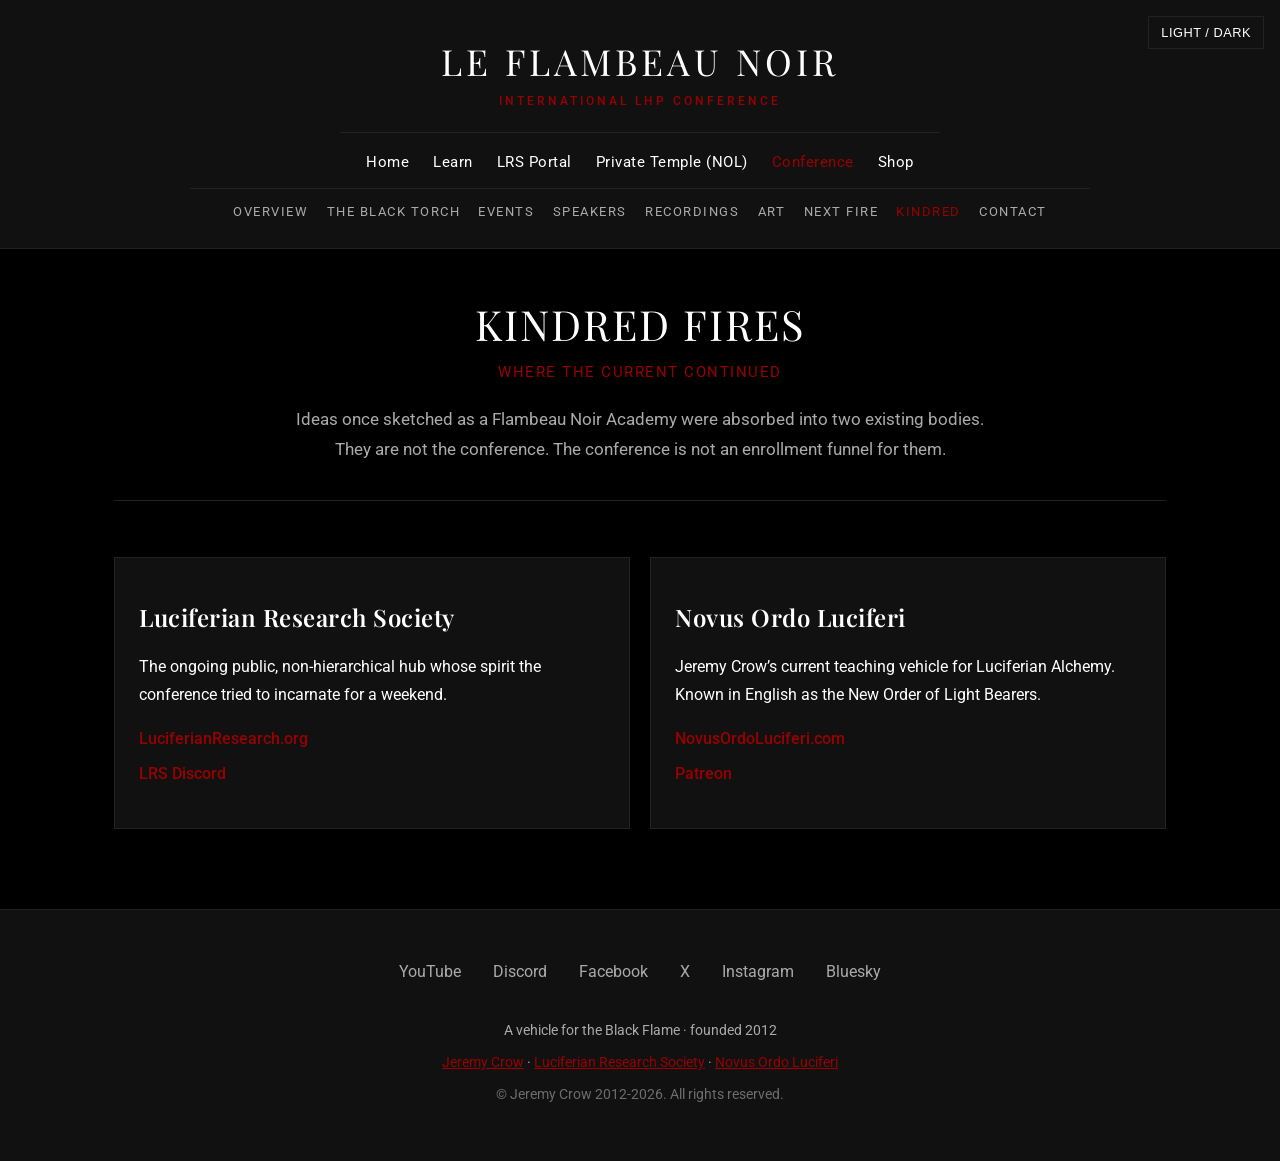
<file: related.html>
<!DOCTYPE html>
<html lang="en">
<head>
  <meta charset="utf-8">
  <meta name="viewport" content="width=device-width, initial-scale=1">
  <title>Kindred Fires | Flambeau Noir</title>
  <meta name="description" content="Archive of Flambeau Noir, the International Left Hand Path Conference founded by Jeremy Crow in 2012.">
  <link rel="preconnect" href="https://fonts.googleapis.com">
  <link rel="preconnect" href="https://fonts.gstatic.com" crossorigin>
  <link href="https://fonts.googleapis.com/css2?family=Playfair+Display:ital,wght@0,400..900;1,400..900&family=Roboto:ital,wght@0,300;0,400;0,500;1,300;1,400&display=swap" rel="stylesheet">
  <link rel="stylesheet" href="styles.css">
</head>
<body>
  <button class="mode-toggle" id="modeToggle" type="button">Light / Dark</button>
  <header class="global-header">
    <div class="header-banner-container">
      <div class="site-text-banner space-esoteric">
        <a class="banner-title" href="index.html">Le Flambeau Noir</a>
        <div class="banner-sub">International LHP Conference</div>
      </div>
      <nav class="matrix-nav" aria-label="Network">
        <a href="https://www.jeremycrow.com/">Home</a>
        <a href="https://www.jeremycrow.com/learn.html">Learn</a>
        <a href="https://luciferianresearch.org/">LRS Portal</a>
        <a href="https://novusordoluciferi.com/">Private Temple (NOL)</a>
        <a href="index.html" class="active-node">Conference</a>
        <a href="https://jeremycrow.storenvy.com/">Shop</a>
      </nav>
      <nav class="archive-nav" aria-label="Archive">
        <a href="index.html" class="">Overview</a>
        <a href="about.html" class="">The Black Torch</a>
        <a href="events.html" class="">Events</a>
        <a href="speakers.html" class="">Speakers</a>
        <a href="recordings.html" class="">Recordings</a>
        <a href="art.html" class="">Art</a>
        <a href="next.html" class="">Next Fire</a>
        <a href="related.html" class="active-node">Kindred</a>
        <a href="contact.html" class="">Contact</a>
      </nav>
    </div>
  </header>
  <main class="archive-container">

    <section class="archive-hero">
      <h1>Kindred Fires</h1>
      <p class="subtitle">Where the current continued</p>
      <p class="lede">Ideas once sketched as a Flambeau Noir Academy were absorbed into two existing bodies. They are not the conference. The conference is not an enrollment funnel for them.</p>
    </section>
    <div class="related-cards">
      <article>
        <h2>Luciferian Research Society</h2>
        <p>The ongoing public, non-hierarchical hub whose spirit the conference tried to incarnate for a weekend.</p>
        <p><a class="network-link" href="https://luciferianresearch.org/">LuciferianResearch.org</a>
        <a class="network-link" href="https://discord.gg/GvjsS4C">LRS Discord</a></p>
      </article>
      <article>
        <h2>Novus Ordo Luciferi</h2>
        <p>Jeremy Crow’s current teaching vehicle for Luciferian Alchemy. Known in English as the New Order of Light Bearers.</p>
        <p><a class="network-link" href="https://novusordoluciferi.com/">NovusOrdoLuciferi.com</a>
        <a class="network-link" href="https://patreon.com/novusordoluciferi">Patreon</a></p>
      </article>
    </div>

  </main>
  <footer class="global-footer">
    <div class="social-links">
      <a href="https://www.youtube.com/JeremyCrow">YouTube</a>
      <a href="https://discord.gg/GvjsS4C">Discord</a>
      <a href="https://www.facebook.com/PrimusJeremyCrow">Facebook</a>
      <a href="https://x.com/FlambeauNoir">X</a>
      <a href="https://www.instagram.com/jeremycrow/">Instagram</a>
      <a href="https://bsky.app/profile/jeremycrow.bsky.social">Bluesky</a>
    </div>
    <div class="footer-meta">
      <p>A vehicle for the Black Flame · founded 2012</p>
      <p><a href="https://www.jeremycrow.com/">Jeremy Crow</a> · <a href="https://luciferianresearch.org/">Luciferian Research Society</a> · <a href="https://novusordoluciferi.com/">Novus Ordo Luciferi</a></p>
      <p class="copyright">© Jeremy Crow 2012-2026. All rights reserved.</p>
    </div>
  </footer>
  <script src="script.js"></script>
</body>
</html>
</file>
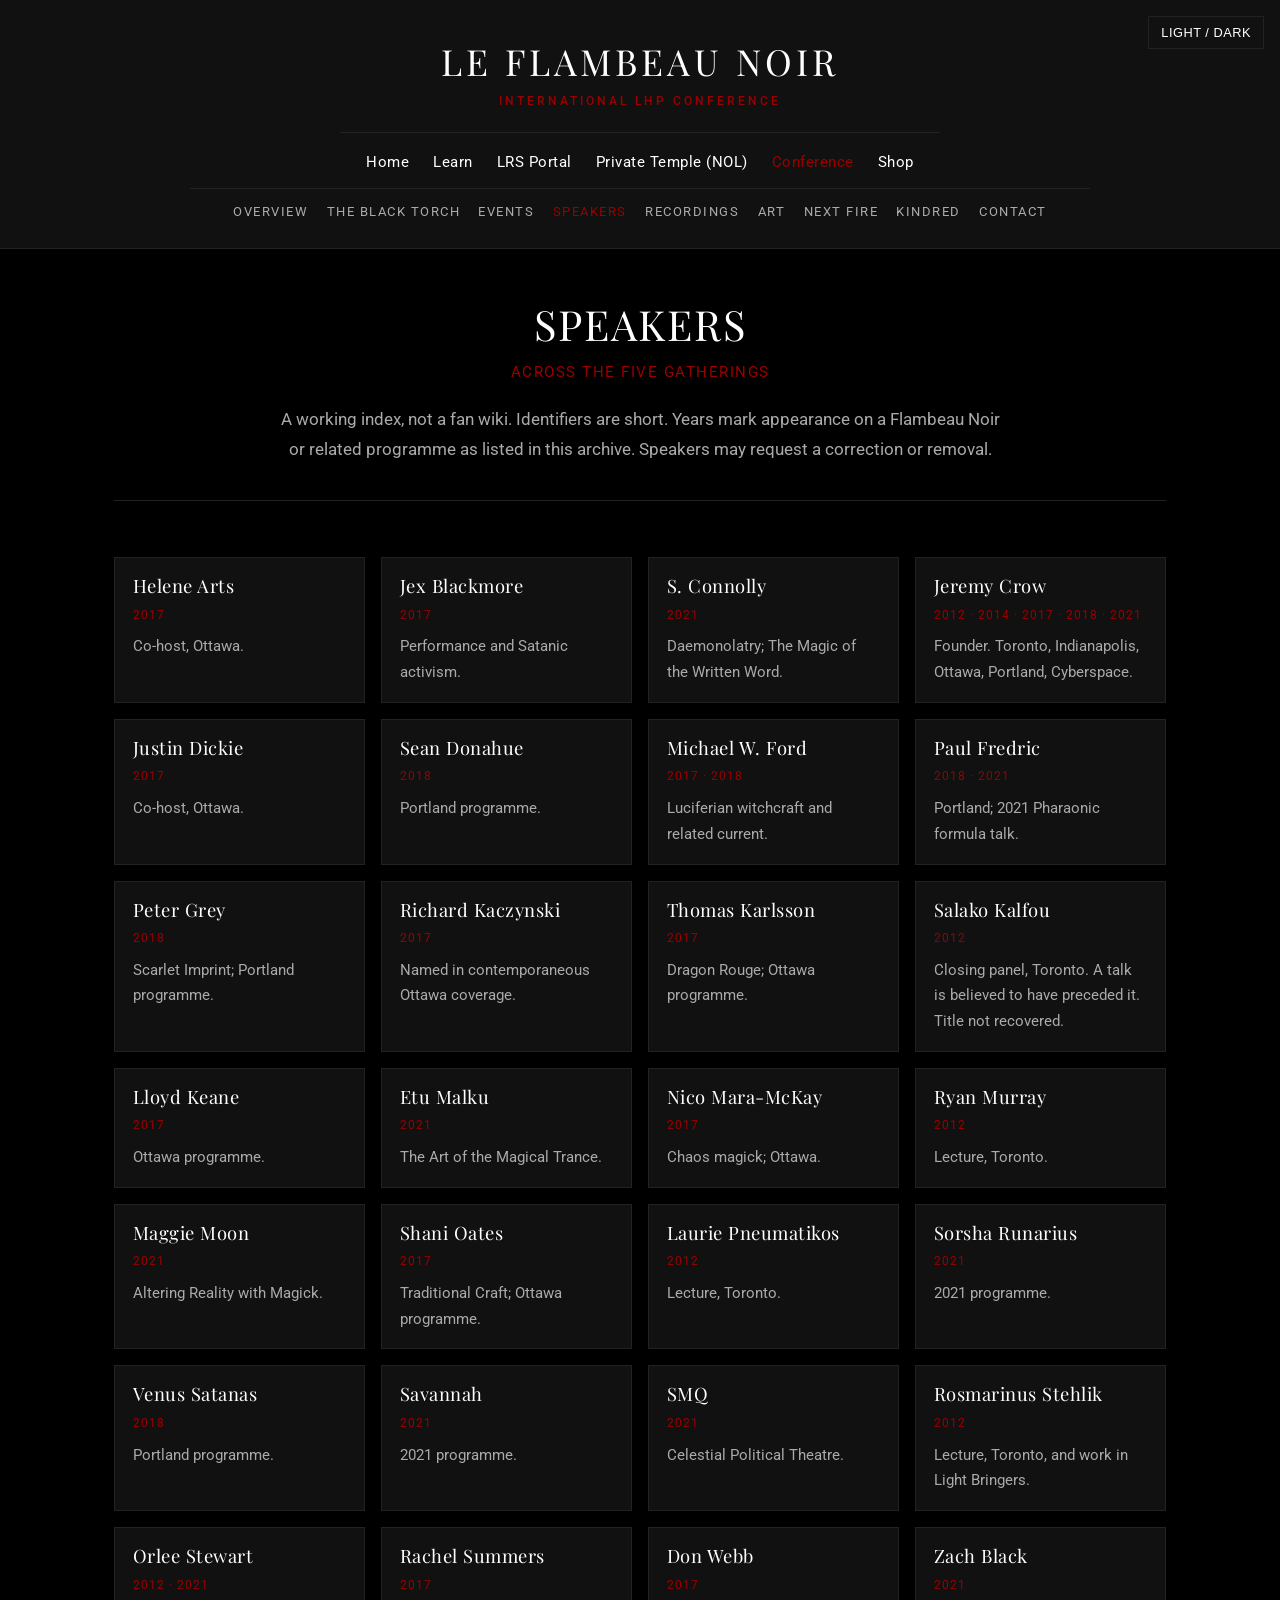
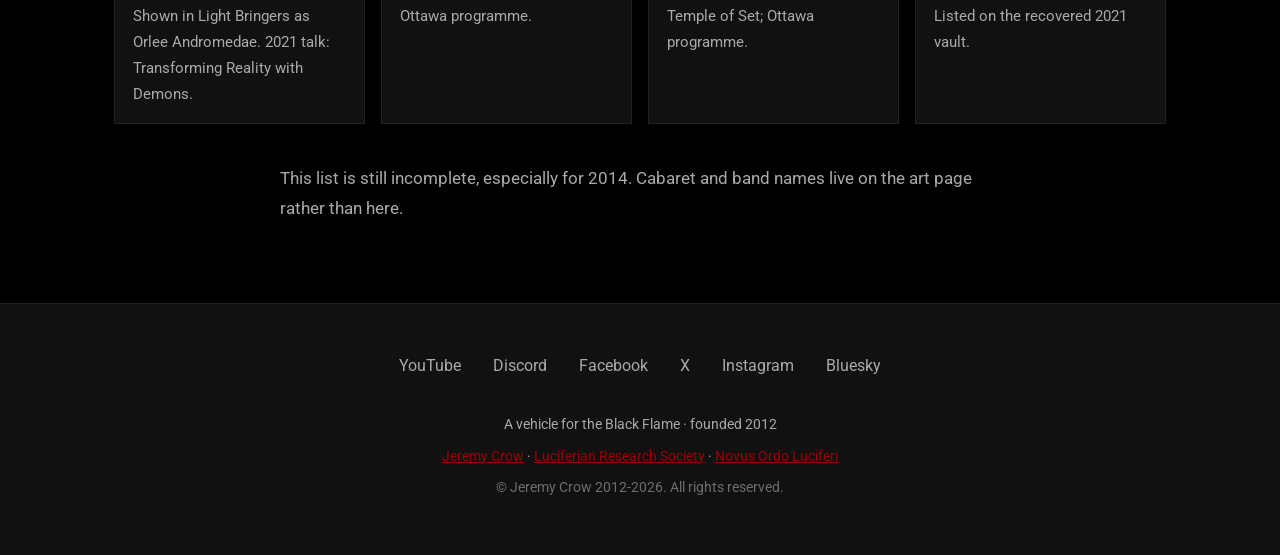
<file: speakers.html>
<!DOCTYPE html>
<html lang="en">
<head>
  <meta charset="utf-8">
  <meta name="viewport" content="width=device-width, initial-scale=1">
  <title>Speakers | Flambeau Noir</title>
  <meta name="description" content="Archive of Flambeau Noir, the International Left Hand Path Conference founded by Jeremy Crow in 2012.">
  <link rel="preconnect" href="https://fonts.googleapis.com">
  <link rel="preconnect" href="https://fonts.gstatic.com" crossorigin>
  <link href="https://fonts.googleapis.com/css2?family=Playfair+Display:ital,wght@0,400..900;1,400..900&family=Roboto:ital,wght@0,300;0,400;0,500;1,300;1,400&display=swap" rel="stylesheet">
  <link rel="stylesheet" href="styles.css">
</head>
<body>
  <button class="mode-toggle" id="modeToggle" type="button">Light / Dark</button>
  <header class="global-header">
    <div class="header-banner-container">
      <div class="site-text-banner space-esoteric">
        <a class="banner-title" href="index.html">Le Flambeau Noir</a>
        <div class="banner-sub">International LHP Conference</div>
      </div>
      <nav class="matrix-nav" aria-label="Network">
        <a href="https://www.jeremycrow.com/">Home</a>
        <a href="https://www.jeremycrow.com/learn.html">Learn</a>
        <a href="https://luciferianresearch.org/">LRS Portal</a>
        <a href="https://novusordoluciferi.com/">Private Temple (NOL)</a>
        <a href="index.html" class="active-node">Conference</a>
        <a href="https://jeremycrow.storenvy.com/">Shop</a>
      </nav>
      <nav class="archive-nav" aria-label="Archive">
        <a href="index.html" class="">Overview</a>
        <a href="about.html" class="">The Black Torch</a>
        <a href="events.html" class="">Events</a>
        <a href="speakers.html" class="active-node">Speakers</a>
        <a href="recordings.html" class="">Recordings</a>
        <a href="art.html" class="">Art</a>
        <a href="next.html" class="">Next Fire</a>
        <a href="related.html" class="">Kindred</a>
        <a href="contact.html" class="">Contact</a>
      </nav>
    </div>
  </header>
  <main class="archive-container">

    <section class="archive-hero">
      <h1>Speakers</h1>
      <p class="subtitle">Across the five gatherings</p>
      <p class="lede">A working index, not a fan wiki. Identifiers are short. Years mark appearance on a Flambeau Noir or related programme as listed in this archive. Speakers may request a correction or removal.</p>
    </section>
    <div class="speaker-grid">
      <article class="speaker-card"><h3>Helene Arts</h3><div class="years">2017</div><p>Co-host, Ottawa.</p></article>
      <article class="speaker-card"><h3>Jex Blackmore</h3><div class="years">2017</div><p>Performance and Satanic activism.</p></article>
      <article class="speaker-card"><h3>S. Connolly</h3><div class="years">2021</div><p>Daemonolatry; The Magic of the Written Word.</p></article>
      <article class="speaker-card"><h3>Jeremy Crow</h3><div class="years">2012 · 2014 · 2017 · 2018 · 2021</div><p>Founder. Toronto, Indianapolis, Ottawa, Portland, Cyberspace.</p></article>
      <article class="speaker-card"><h3>Justin Dickie</h3><div class="years">2017</div><p>Co-host, Ottawa.</p></article>
      <article class="speaker-card"><h3>Sean Donahue</h3><div class="years">2018</div><p>Portland programme.</p></article>
      <article class="speaker-card"><h3>Michael W. Ford</h3><div class="years">2017 · 2018</div><p>Luciferian witchcraft and related current.</p></article>
      <article class="speaker-card"><h3>Paul Fredric</h3><div class="years">2018 · 2021</div><p>Portland; 2021 Pharaonic formula talk.</p></article>
      <article class="speaker-card"><h3>Peter Grey</h3><div class="years">2018</div><p>Scarlet Imprint; Portland programme.</p></article>
      <article class="speaker-card"><h3>Richard Kaczynski</h3><div class="years">2017</div><p>Named in contemporaneous Ottawa coverage.</p></article>
      <article class="speaker-card"><h3>Thomas Karlsson</h3><div class="years">2017</div><p>Dragon Rouge; Ottawa programme.</p></article>
      <article class="speaker-card"><h3>Salako Kalfou</h3><div class="years">2012</div><p>Closing panel, Toronto. A talk is believed to have preceded it. Title not recovered.</p></article>
      <article class="speaker-card"><h3>Lloyd Keane</h3><div class="years">2017</div><p>Ottawa programme.</p></article>
      <article class="speaker-card"><h3>Etu Malku</h3><div class="years">2021</div><p>The Art of the Magical Trance.</p></article>
      <article class="speaker-card"><h3>Nico Mara-McKay</h3><div class="years">2017</div><p>Chaos magick; Ottawa.</p></article>
      <article class="speaker-card"><h3>Ryan Murray</h3><div class="years">2012</div><p>Lecture, Toronto.</p></article>
      <article class="speaker-card"><h3>Maggie Moon</h3><div class="years">2021</div><p>Altering Reality with Magick.</p></article>
      <article class="speaker-card"><h3>Shani Oates</h3><div class="years">2017</div><p>Traditional Craft; Ottawa programme.</p></article>
      <article class="speaker-card"><h3>Laurie Pneumatikos</h3><div class="years">2012</div><p>Lecture, Toronto.</p></article>
      <article class="speaker-card"><h3>Sorsha Runarius</h3><div class="years">2021</div><p>2021 programme.</p></article>
      <article class="speaker-card"><h3>Venus Satanas</h3><div class="years">2018</div><p>Portland programme.</p></article>
      <article class="speaker-card"><h3>Savannah</h3><div class="years">2021</div><p>2021 programme.</p></article>
      <article class="speaker-card"><h3>SMQ</h3><div class="years">2021</div><p>Celestial Political Theatre.</p></article>
      <article class="speaker-card"><h3>Rosmarinus Stehlik</h3><div class="years">2012</div><p>Lecture, Toronto, and work in Light Bringers.</p></article>
      <article class="speaker-card"><h3>Orlee Stewart</h3><div class="years">2012 · 2021</div><p>Shown in Light Bringers as Orlee Andromedae. 2021 talk: Transforming Reality with Demons.</p></article>
      <article class="speaker-card"><h3>Rachel Summers</h3><div class="years">2017</div><p>Ottawa programme.</p></article>
      <article class="speaker-card"><h3>Don Webb</h3><div class="years">2017</div><p>Temple of Set; Ottawa programme.</p></article>
      <article class="speaker-card"><h3>Zach Black</h3><div class="years">2021</div><p>Listed on the recovered 2021 vault.</p></article>
    </div>
    <p class="lede" style="margin-top:2.5rem">This list is still incomplete, especially for 2014. Cabaret and band names live on the art page rather than here.</p>

  </main>
  <footer class="global-footer">
    <div class="social-links">
      <a href="https://www.youtube.com/JeremyCrow">YouTube</a>
      <a href="https://discord.gg/GvjsS4C">Discord</a>
      <a href="https://www.facebook.com/PrimusJeremyCrow">Facebook</a>
      <a href="https://x.com/FlambeauNoir">X</a>
      <a href="https://www.instagram.com/jeremycrow/">Instagram</a>
      <a href="https://bsky.app/profile/jeremycrow.bsky.social">Bluesky</a>
    </div>
    <div class="footer-meta">
      <p>A vehicle for the Black Flame · founded 2012</p>
      <p><a href="https://www.jeremycrow.com/">Jeremy Crow</a> · <a href="https://luciferianresearch.org/">Luciferian Research Society</a> · <a href="https://novusordoluciferi.com/">Novus Ordo Luciferi</a></p>
      <p class="copyright">© Jeremy Crow 2012-2026. All rights reserved.</p>
    </div>
  </footer>
  <script src="script.js"></script>
</body>
</html>
</file>
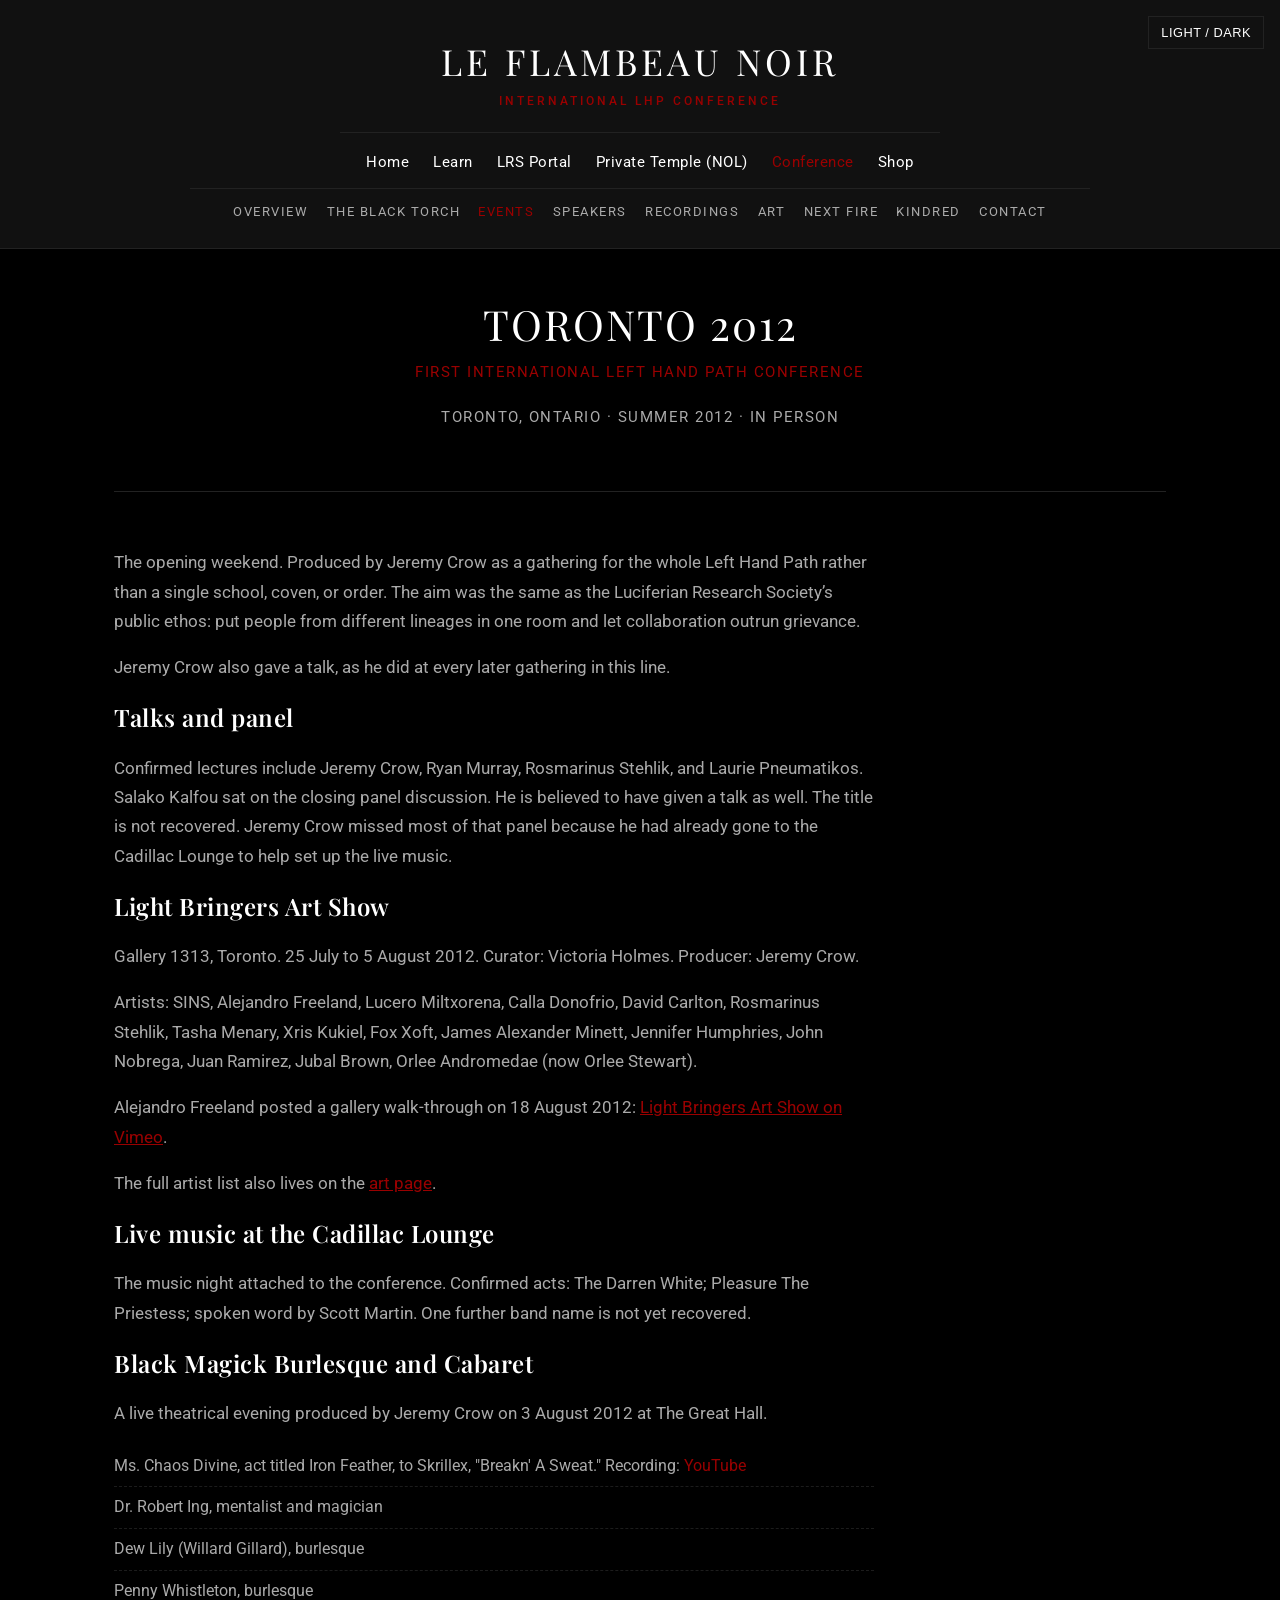
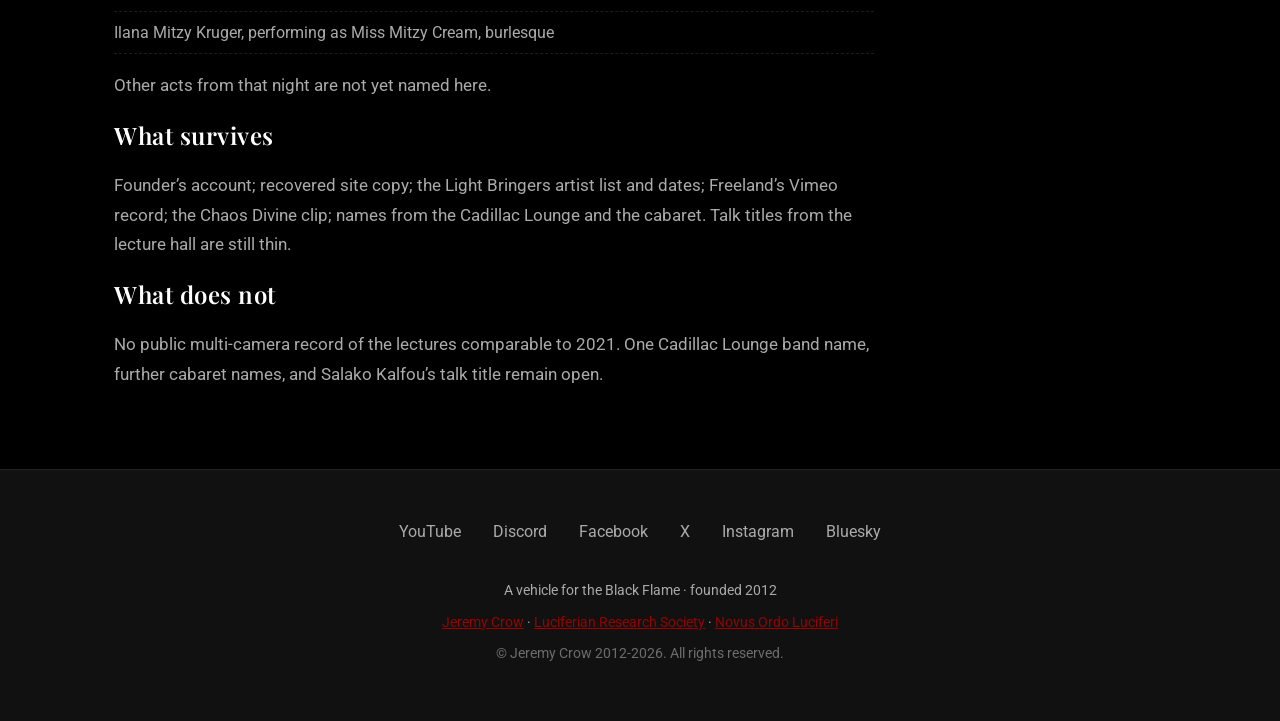
<file: events/2012-toronto.html>
<!DOCTYPE html>
<html lang="en">
<head>
  <meta charset="utf-8">
  <meta name="viewport" content="width=device-width, initial-scale=1">
  <title>2012 Toronto | Flambeau Noir</title>
  <meta name="description" content="Archive of Flambeau Noir, the International Left Hand Path Conference founded by Jeremy Crow in 2012.">
  <link rel="preconnect" href="https://fonts.googleapis.com">
  <link rel="preconnect" href="https://fonts.gstatic.com" crossorigin>
  <link href="https://fonts.googleapis.com/css2?family=Playfair+Display:ital,wght@0,400..900;1,400..900&family=Roboto:ital,wght@0,300;0,400;0,500;1,300;1,400&display=swap" rel="stylesheet">
  <link rel="stylesheet" href="../styles.css">
</head>
<body>
  <button class="mode-toggle" id="modeToggle" type="button">Light / Dark</button>
  <header class="global-header">
    <div class="header-banner-container">
      <div class="site-text-banner space-esoteric">
        <a class="banner-title" href="../index.html">Le Flambeau Noir</a>
        <div class="banner-sub">International LHP Conference</div>
      </div>
      <nav class="matrix-nav" aria-label="Network">
        <a href="https://www.jeremycrow.com/">Home</a>
        <a href="https://www.jeremycrow.com/learn.html">Learn</a>
        <a href="https://luciferianresearch.org/">LRS Portal</a>
        <a href="https://novusordoluciferi.com/">Private Temple (NOL)</a>
        <a href="../index.html" class="active-node">Conference</a>
        <a href="https://jeremycrow.storenvy.com/">Shop</a>
      </nav>
      <nav class="archive-nav" aria-label="Archive">
        <a href="../index.html" class="">Overview</a>
        <a href="../about.html" class="">The Black Torch</a>
        <a href="../events.html" class="active-node">Events</a>
        <a href="../speakers.html" class="">Speakers</a>
        <a href="../recordings.html" class="">Recordings</a>
        <a href="../art.html" class="">Art</a>
        <a href="../next.html" class="">Next Fire</a>
        <a href="../related.html" class="">Kindred</a>
        <a href="../contact.html" class="">Contact</a>
      </nav>
    </div>
  </header>
  <main class="archive-container">

    <section class="archive-hero">
      <h1>Toronto 2012</h1>
      <p class="subtitle">First International Left Hand Path Conference</p>
      <p class="meta-row">Toronto, Ontario · Summer 2012 · In person</p>
    </section>
    <div class="prose">
      <p>The opening weekend. Produced by Jeremy Crow as a gathering for the whole Left Hand Path rather than a single school, coven, or order. The aim was the same as the Luciferian Research Society’s public ethos: put people from different lineages in one room and let collaboration outrun grievance.</p>
      <p>Jeremy Crow also gave a talk, as he did at every later gathering in this line.</p>

      <h2>Talks and panel</h2>
      <p>Confirmed lectures include Jeremy Crow, Ryan Murray, Rosmarinus Stehlik, and Laurie Pneumatikos. Salako Kalfou sat on the closing panel discussion. He is believed to have given a talk as well. The title is not recovered. Jeremy Crow missed most of that panel because he had already gone to the Cadillac Lounge to help set up the live music.</p>

      <h2>Light Bringers Art Show</h2>
      <p>Gallery 1313, Toronto. 25 July to 5 August 2012. Curator: Victoria Holmes. Producer: Jeremy Crow.</p>
      <p>Artists: SINS, Alejandro Freeland, Lucero Miltxorena, Calla Donofrio, David Carlton, Rosmarinus Stehlik, Tasha Menary, Xris Kukiel, Fox Xoft, James Alexander Minett, Jennifer Humphries, John Nobrega, Juan Ramirez, Jubal Brown, Orlee Andromedae (now Orlee Stewart).</p>
      <p>Alejandro Freeland posted a gallery walk-through on 18 August 2012: <a href="https://vimeo.com/47762421">Light Bringers Art Show on Vimeo</a>.</p>
      <p>The full artist list also lives on the <a href="../art.html">art page</a>.</p>

      <h2>Live music at the Cadillac Lounge</h2>
      <p>The music night attached to the conference. Confirmed acts: The Darren White; Pleasure The Priestess; spoken word by Scott Martin. One further band name is not yet recovered.</p>

      <h2>Black Magick Burlesque and Cabaret</h2>
      <p>A live theatrical evening produced by Jeremy Crow on 3 August 2012 at The Great Hall.</p>
      <ul class="plain-list">
        <li>Ms. Chaos Divine, act titled Iron Feather, to Skrillex, "Breakn' A Sweat." Recording: <a href="https://youtu.be/Kr3bsCPij3M">YouTube</a></li>
        <li>Dr. Robert Ing, mentalist and magician</li>
        <li>Dew Lily (Willard Gillard), burlesque</li>
        <li>Penny Whistleton, burlesque</li>
        <li>Ilana Mitzy Kruger, performing as Miss Mitzy Cream, burlesque</li>
      </ul>
      <p>Other acts from that night are not yet named here.</p>

      <h2>What survives</h2>
      <p>Founder’s account; recovered site copy; the Light Bringers artist list and dates; Freeland’s Vimeo record; the Chaos Divine clip; names from the Cadillac Lounge and the cabaret. Talk titles from the lecture hall are still thin.</p>
      <h2>What does not</h2>
      <p>No public multi-camera record of the lectures comparable to 2021. One Cadillac Lounge band name, further cabaret names, and Salako Kalfou’s talk title remain open.</p>
    </div>

  </main>
  <footer class="global-footer">
    <div class="social-links">
      <a href="https://www.youtube.com/JeremyCrow">YouTube</a>
      <a href="https://discord.gg/GvjsS4C">Discord</a>
      <a href="https://www.facebook.com/PrimusJeremyCrow">Facebook</a>
      <a href="https://x.com/FlambeauNoir">X</a>
      <a href="https://www.instagram.com/jeremycrow/">Instagram</a>
      <a href="https://bsky.app/profile/jeremycrow.bsky.social">Bluesky</a>
    </div>
    <div class="footer-meta">
      <p>A vehicle for the Black Flame · founded 2012</p>
      <p><a href="https://www.jeremycrow.com/">Jeremy Crow</a> · <a href="https://luciferianresearch.org/">Luciferian Research Society</a> · <a href="https://novusordoluciferi.com/">Novus Ordo Luciferi</a></p>
      <p class="copyright">© Jeremy Crow 2012-2026. All rights reserved.</p>
    </div>
  </footer>
  <script src="../script.js"></script>
</body>
</html>
</file>
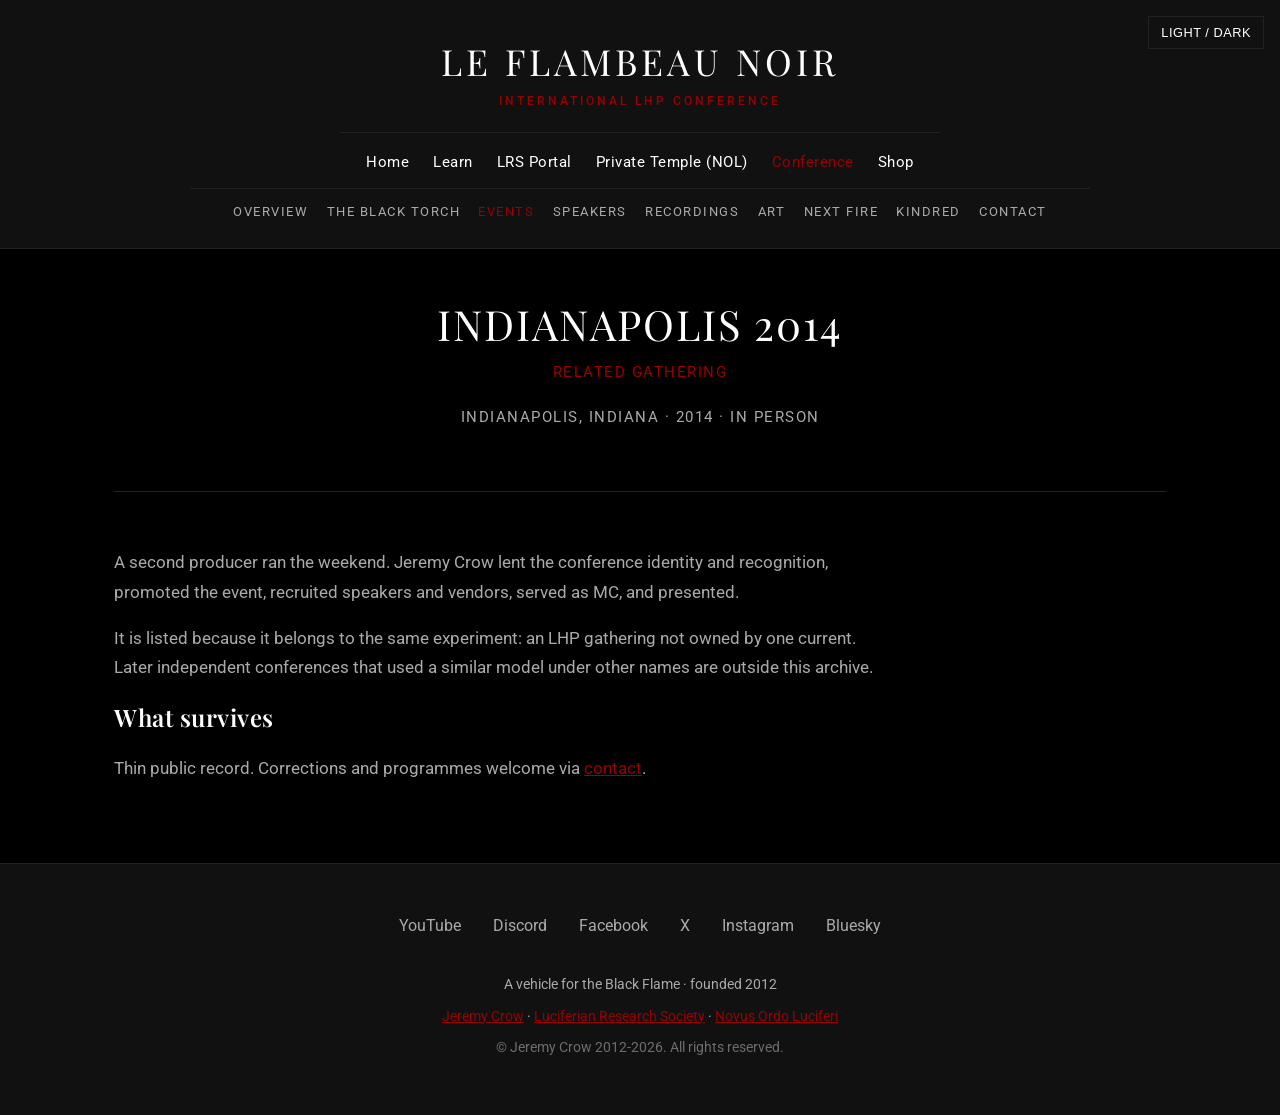
<file: events/2014-indianapolis.html>
<!DOCTYPE html>
<html lang="en">
<head>
  <meta charset="utf-8">
  <meta name="viewport" content="width=device-width, initial-scale=1">
  <title>2014 Indianapolis | Flambeau Noir</title>
  <meta name="description" content="Archive of Flambeau Noir, the International Left Hand Path Conference founded by Jeremy Crow in 2012.">
  <link rel="preconnect" href="https://fonts.googleapis.com">
  <link rel="preconnect" href="https://fonts.gstatic.com" crossorigin>
  <link href="https://fonts.googleapis.com/css2?family=Playfair+Display:ital,wght@0,400..900;1,400..900&family=Roboto:ital,wght@0,300;0,400;0,500;1,300;1,400&display=swap" rel="stylesheet">
  <link rel="stylesheet" href="../styles.css">
</head>
<body>
  <button class="mode-toggle" id="modeToggle" type="button">Light / Dark</button>
  <header class="global-header">
    <div class="header-banner-container">
      <div class="site-text-banner space-esoteric">
        <a class="banner-title" href="../index.html">Le Flambeau Noir</a>
        <div class="banner-sub">International LHP Conference</div>
      </div>
      <nav class="matrix-nav" aria-label="Network">
        <a href="https://www.jeremycrow.com/">Home</a>
        <a href="https://www.jeremycrow.com/learn.html">Learn</a>
        <a href="https://luciferianresearch.org/">LRS Portal</a>
        <a href="https://novusordoluciferi.com/">Private Temple (NOL)</a>
        <a href="../index.html" class="active-node">Conference</a>
        <a href="https://jeremycrow.storenvy.com/">Shop</a>
      </nav>
      <nav class="archive-nav" aria-label="Archive">
        <a href="../index.html" class="">Overview</a>
        <a href="../about.html" class="">The Black Torch</a>
        <a href="../events.html" class="active-node">Events</a>
        <a href="../speakers.html" class="">Speakers</a>
        <a href="../recordings.html" class="">Recordings</a>
        <a href="../art.html" class="">Art</a>
        <a href="../next.html" class="">Next Fire</a>
        <a href="../related.html" class="">Kindred</a>
        <a href="../contact.html" class="">Contact</a>
      </nav>
    </div>
  </header>
  <main class="archive-container">

    <section class="archive-hero">
      <h1>Indianapolis 2014</h1>
      <p class="subtitle">Related gathering</p>
      <p class="meta-row">Indianapolis, Indiana · 2014 · In person</p>
    </section>
    <div class="prose">
      <p>A second producer ran the weekend. Jeremy Crow lent the conference identity and recognition, promoted the event, recruited speakers and vendors, served as MC, and presented.</p>
      <p>It is listed because it belongs to the same experiment: an LHP gathering not owned by one current. Later independent conferences that used a similar model under other names are outside this archive.</p>
      <h2>What survives</h2>
      <p>Thin public record. Corrections and programmes welcome via <a href="../contact.html">contact</a>.</p>
    </div>

  </main>
  <footer class="global-footer">
    <div class="social-links">
      <a href="https://www.youtube.com/JeremyCrow">YouTube</a>
      <a href="https://discord.gg/GvjsS4C">Discord</a>
      <a href="https://www.facebook.com/PrimusJeremyCrow">Facebook</a>
      <a href="https://x.com/FlambeauNoir">X</a>
      <a href="https://www.instagram.com/jeremycrow/">Instagram</a>
      <a href="https://bsky.app/profile/jeremycrow.bsky.social">Bluesky</a>
    </div>
    <div class="footer-meta">
      <p>A vehicle for the Black Flame · founded 2012</p>
      <p><a href="https://www.jeremycrow.com/">Jeremy Crow</a> · <a href="https://luciferianresearch.org/">Luciferian Research Society</a> · <a href="https://novusordoluciferi.com/">Novus Ordo Luciferi</a></p>
      <p class="copyright">© Jeremy Crow 2012-2026. All rights reserved.</p>
    </div>
  </footer>
  <script src="../script.js"></script>
</body>
</html>
</file>
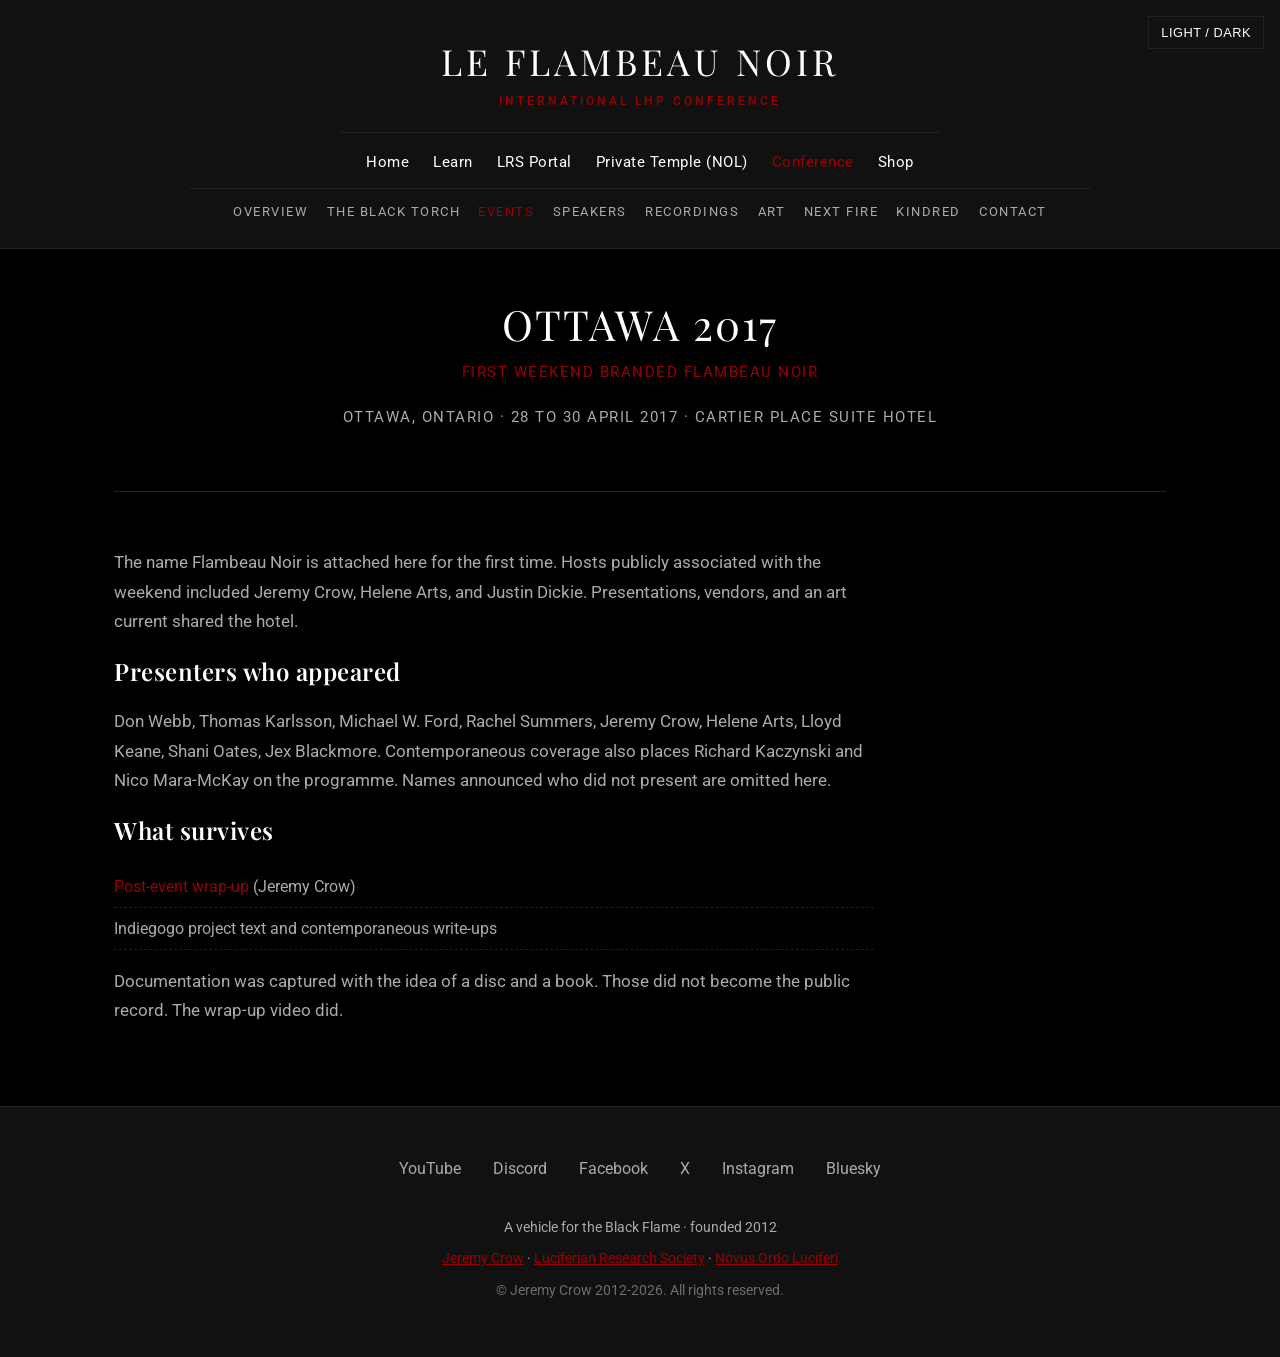
<file: events/2017-ottawa.html>
<!DOCTYPE html>
<html lang="en">
<head>
  <meta charset="utf-8">
  <meta name="viewport" content="width=device-width, initial-scale=1">
  <title>2017 Ottawa | Flambeau Noir</title>
  <meta name="description" content="Archive of Flambeau Noir, the International Left Hand Path Conference founded by Jeremy Crow in 2012.">
  <link rel="preconnect" href="https://fonts.googleapis.com">
  <link rel="preconnect" href="https://fonts.gstatic.com" crossorigin>
  <link href="https://fonts.googleapis.com/css2?family=Playfair+Display:ital,wght@0,400..900;1,400..900&family=Roboto:ital,wght@0,300;0,400;0,500;1,300;1,400&display=swap" rel="stylesheet">
  <link rel="stylesheet" href="../styles.css">
</head>
<body>
  <button class="mode-toggle" id="modeToggle" type="button">Light / Dark</button>
  <header class="global-header">
    <div class="header-banner-container">
      <div class="site-text-banner space-esoteric">
        <a class="banner-title" href="../index.html">Le Flambeau Noir</a>
        <div class="banner-sub">International LHP Conference</div>
      </div>
      <nav class="matrix-nav" aria-label="Network">
        <a href="https://www.jeremycrow.com/">Home</a>
        <a href="https://www.jeremycrow.com/learn.html">Learn</a>
        <a href="https://luciferianresearch.org/">LRS Portal</a>
        <a href="https://novusordoluciferi.com/">Private Temple (NOL)</a>
        <a href="../index.html" class="active-node">Conference</a>
        <a href="https://jeremycrow.storenvy.com/">Shop</a>
      </nav>
      <nav class="archive-nav" aria-label="Archive">
        <a href="../index.html" class="">Overview</a>
        <a href="../about.html" class="">The Black Torch</a>
        <a href="../events.html" class="active-node">Events</a>
        <a href="../speakers.html" class="">Speakers</a>
        <a href="../recordings.html" class="">Recordings</a>
        <a href="../art.html" class="">Art</a>
        <a href="../next.html" class="">Next Fire</a>
        <a href="../related.html" class="">Kindred</a>
        <a href="../contact.html" class="">Contact</a>
      </nav>
    </div>
  </header>
  <main class="archive-container">

    <section class="archive-hero">
      <h1>Ottawa 2017</h1>
      <p class="subtitle">First weekend branded Flambeau Noir</p>
      <p class="meta-row">Ottawa, Ontario · 28 to 30 April 2017 · Cartier Place Suite Hotel</p>
    </section>
    <div class="prose">
      <p>The name Flambeau Noir is attached here for the first time. Hosts publicly associated with the weekend included Jeremy Crow, Helene Arts, and Justin Dickie. Presentations, vendors, and an art current shared the hotel.</p>
      <h2>Presenters who appeared</h2>
      <p>Don Webb, Thomas Karlsson, Michael W. Ford, Rachel Summers, Jeremy Crow, Helene Arts, Lloyd Keane, Shani Oates, Jex Blackmore. Contemporaneous coverage also places Richard Kaczynski and Nico Mara-McKay on the programme. Names announced who did not present are omitted here.</p>
      <h2>What survives</h2>
      <ul class="plain-list">
        <li><a href="https://www.youtube.com/watch?v=5LGXQtL7qlE">Post-event wrap-up</a> (Jeremy Crow)</li>
        <li>Indiegogo project text and contemporaneous write-ups</li>
      </ul>
      <p>Documentation was captured with the idea of a disc and a book. Those did not become the public record. The wrap-up video did.</p>
    </div>

  </main>
  <footer class="global-footer">
    <div class="social-links">
      <a href="https://www.youtube.com/JeremyCrow">YouTube</a>
      <a href="https://discord.gg/GvjsS4C">Discord</a>
      <a href="https://www.facebook.com/PrimusJeremyCrow">Facebook</a>
      <a href="https://x.com/FlambeauNoir">X</a>
      <a href="https://www.instagram.com/jeremycrow/">Instagram</a>
      <a href="https://bsky.app/profile/jeremycrow.bsky.social">Bluesky</a>
    </div>
    <div class="footer-meta">
      <p>A vehicle for the Black Flame · founded 2012</p>
      <p><a href="https://www.jeremycrow.com/">Jeremy Crow</a> · <a href="https://luciferianresearch.org/">Luciferian Research Society</a> · <a href="https://novusordoluciferi.com/">Novus Ordo Luciferi</a></p>
      <p class="copyright">© Jeremy Crow 2012-2026. All rights reserved.</p>
    </div>
  </footer>
  <script src="../script.js"></script>
</body>
</html>
</file>
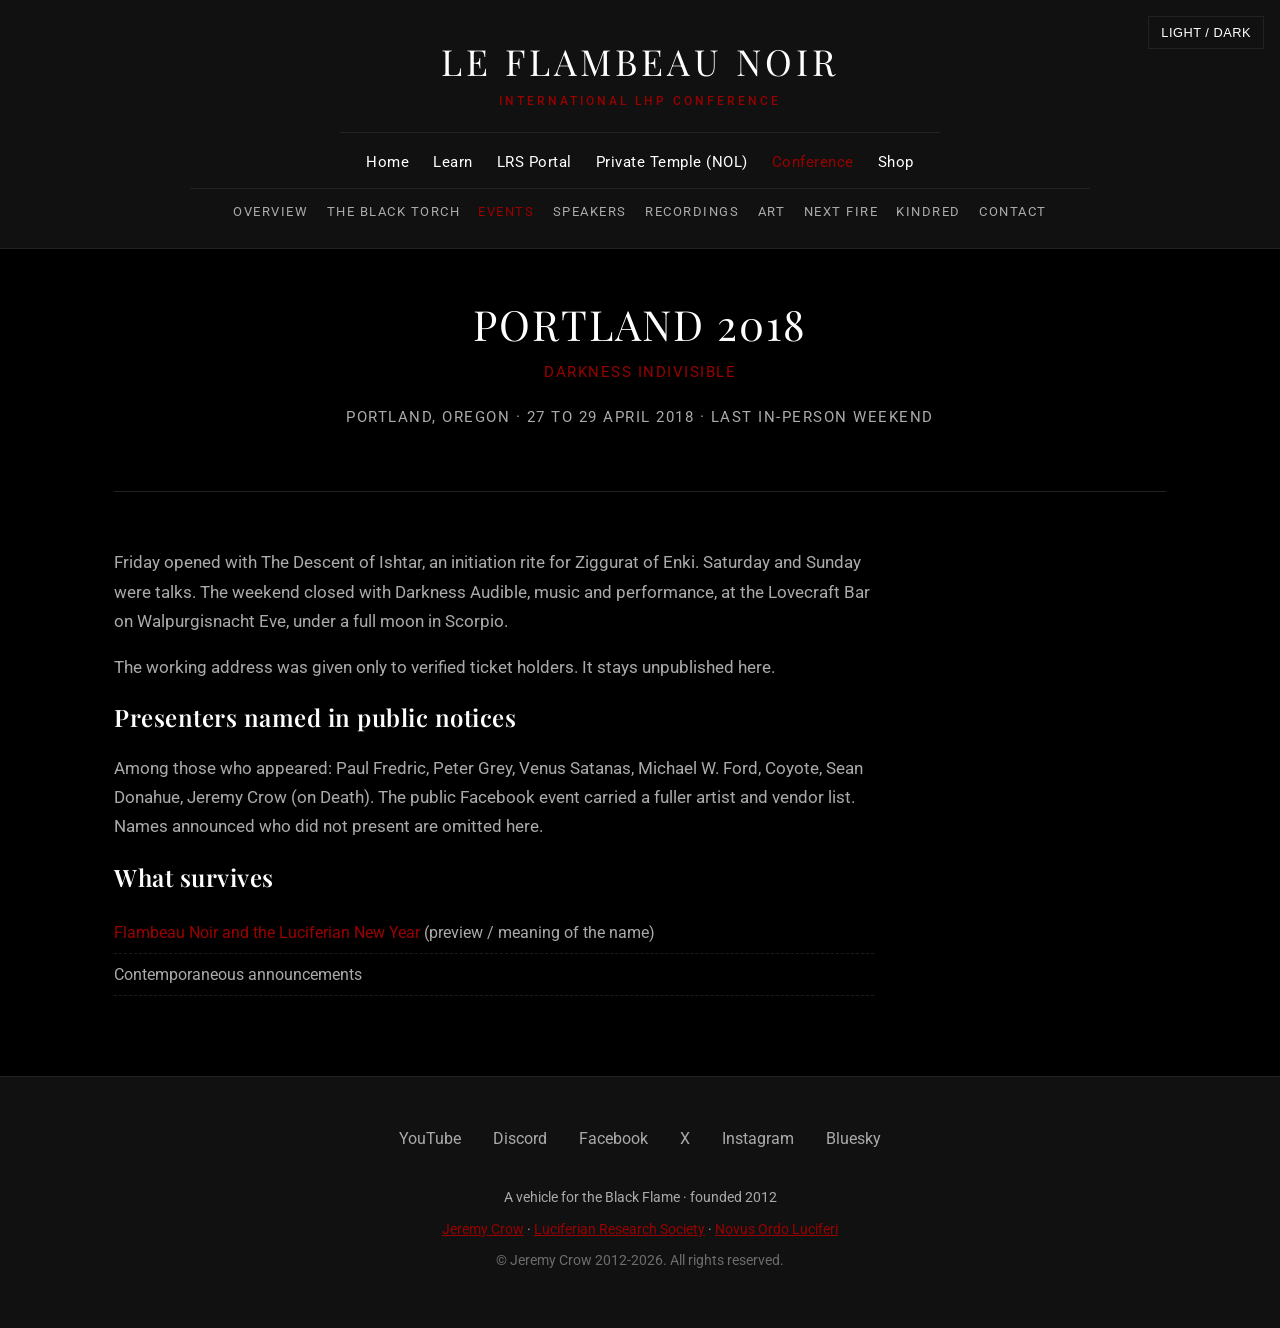
<file: events/2018-portland.html>
<!DOCTYPE html>
<html lang="en">
<head>
  <meta charset="utf-8">
  <meta name="viewport" content="width=device-width, initial-scale=1">
  <title>2018 Portland | Flambeau Noir</title>
  <meta name="description" content="Archive of Flambeau Noir, the International Left Hand Path Conference founded by Jeremy Crow in 2012.">
  <link rel="preconnect" href="https://fonts.googleapis.com">
  <link rel="preconnect" href="https://fonts.gstatic.com" crossorigin>
  <link href="https://fonts.googleapis.com/css2?family=Playfair+Display:ital,wght@0,400..900;1,400..900&family=Roboto:ital,wght@0,300;0,400;0,500;1,300;1,400&display=swap" rel="stylesheet">
  <link rel="stylesheet" href="../styles.css">
</head>
<body>
  <button class="mode-toggle" id="modeToggle" type="button">Light / Dark</button>
  <header class="global-header">
    <div class="header-banner-container">
      <div class="site-text-banner space-esoteric">
        <a class="banner-title" href="../index.html">Le Flambeau Noir</a>
        <div class="banner-sub">International LHP Conference</div>
      </div>
      <nav class="matrix-nav" aria-label="Network">
        <a href="https://www.jeremycrow.com/">Home</a>
        <a href="https://www.jeremycrow.com/learn.html">Learn</a>
        <a href="https://luciferianresearch.org/">LRS Portal</a>
        <a href="https://novusordoluciferi.com/">Private Temple (NOL)</a>
        <a href="../index.html" class="active-node">Conference</a>
        <a href="https://jeremycrow.storenvy.com/">Shop</a>
      </nav>
      <nav class="archive-nav" aria-label="Archive">
        <a href="../index.html" class="">Overview</a>
        <a href="../about.html" class="">The Black Torch</a>
        <a href="../events.html" class="active-node">Events</a>
        <a href="../speakers.html" class="">Speakers</a>
        <a href="../recordings.html" class="">Recordings</a>
        <a href="../art.html" class="">Art</a>
        <a href="../next.html" class="">Next Fire</a>
        <a href="../related.html" class="">Kindred</a>
        <a href="../contact.html" class="">Contact</a>
      </nav>
    </div>
  </header>
  <main class="archive-container">

    <section class="archive-hero">
      <h1>Portland 2018</h1>
      <p class="subtitle">Darkness Indivisible</p>
      <p class="meta-row">Portland, Oregon · 27 to 29 April 2018 · Last in-person weekend</p>
    </section>
    <div class="prose">
      <p>Friday opened with The Descent of Ishtar, an initiation rite for Ziggurat of Enki. Saturday and Sunday were talks. The weekend closed with Darkness Audible, music and performance, at the Lovecraft Bar on Walpurgisnacht Eve, under a full moon in Scorpio.</p>
      <p>The working address was given only to verified ticket holders. It stays unpublished here.</p>
      <h2>Presenters named in public notices</h2>
      <p>Among those who appeared: Paul Fredric, Peter Grey, Venus Satanas, Michael W. Ford, Coyote, Sean Donahue, Jeremy Crow (on Death). The public Facebook event carried a fuller artist and vendor list. Names announced who did not present are omitted here.</p>
      <h2>What survives</h2>
      <ul class="plain-list">
        <li><a href="https://www.youtube.com/watch?v=Vz0lqP-Qiic">Flambeau Noir and the Luciferian New Year</a> (preview / meaning of the name)</li>
        <li>Contemporaneous announcements</li>
      </ul>
    </div>

  </main>
  <footer class="global-footer">
    <div class="social-links">
      <a href="https://www.youtube.com/JeremyCrow">YouTube</a>
      <a href="https://discord.gg/GvjsS4C">Discord</a>
      <a href="https://www.facebook.com/PrimusJeremyCrow">Facebook</a>
      <a href="https://x.com/FlambeauNoir">X</a>
      <a href="https://www.instagram.com/jeremycrow/">Instagram</a>
      <a href="https://bsky.app/profile/jeremycrow.bsky.social">Bluesky</a>
    </div>
    <div class="footer-meta">
      <p>A vehicle for the Black Flame · founded 2012</p>
      <p><a href="https://www.jeremycrow.com/">Jeremy Crow</a> · <a href="https://luciferianresearch.org/">Luciferian Research Society</a> · <a href="https://novusordoluciferi.com/">Novus Ordo Luciferi</a></p>
      <p class="copyright">© Jeremy Crow 2012-2026. All rights reserved.</p>
    </div>
  </footer>
  <script src="../script.js"></script>
</body>
</html>
</file>
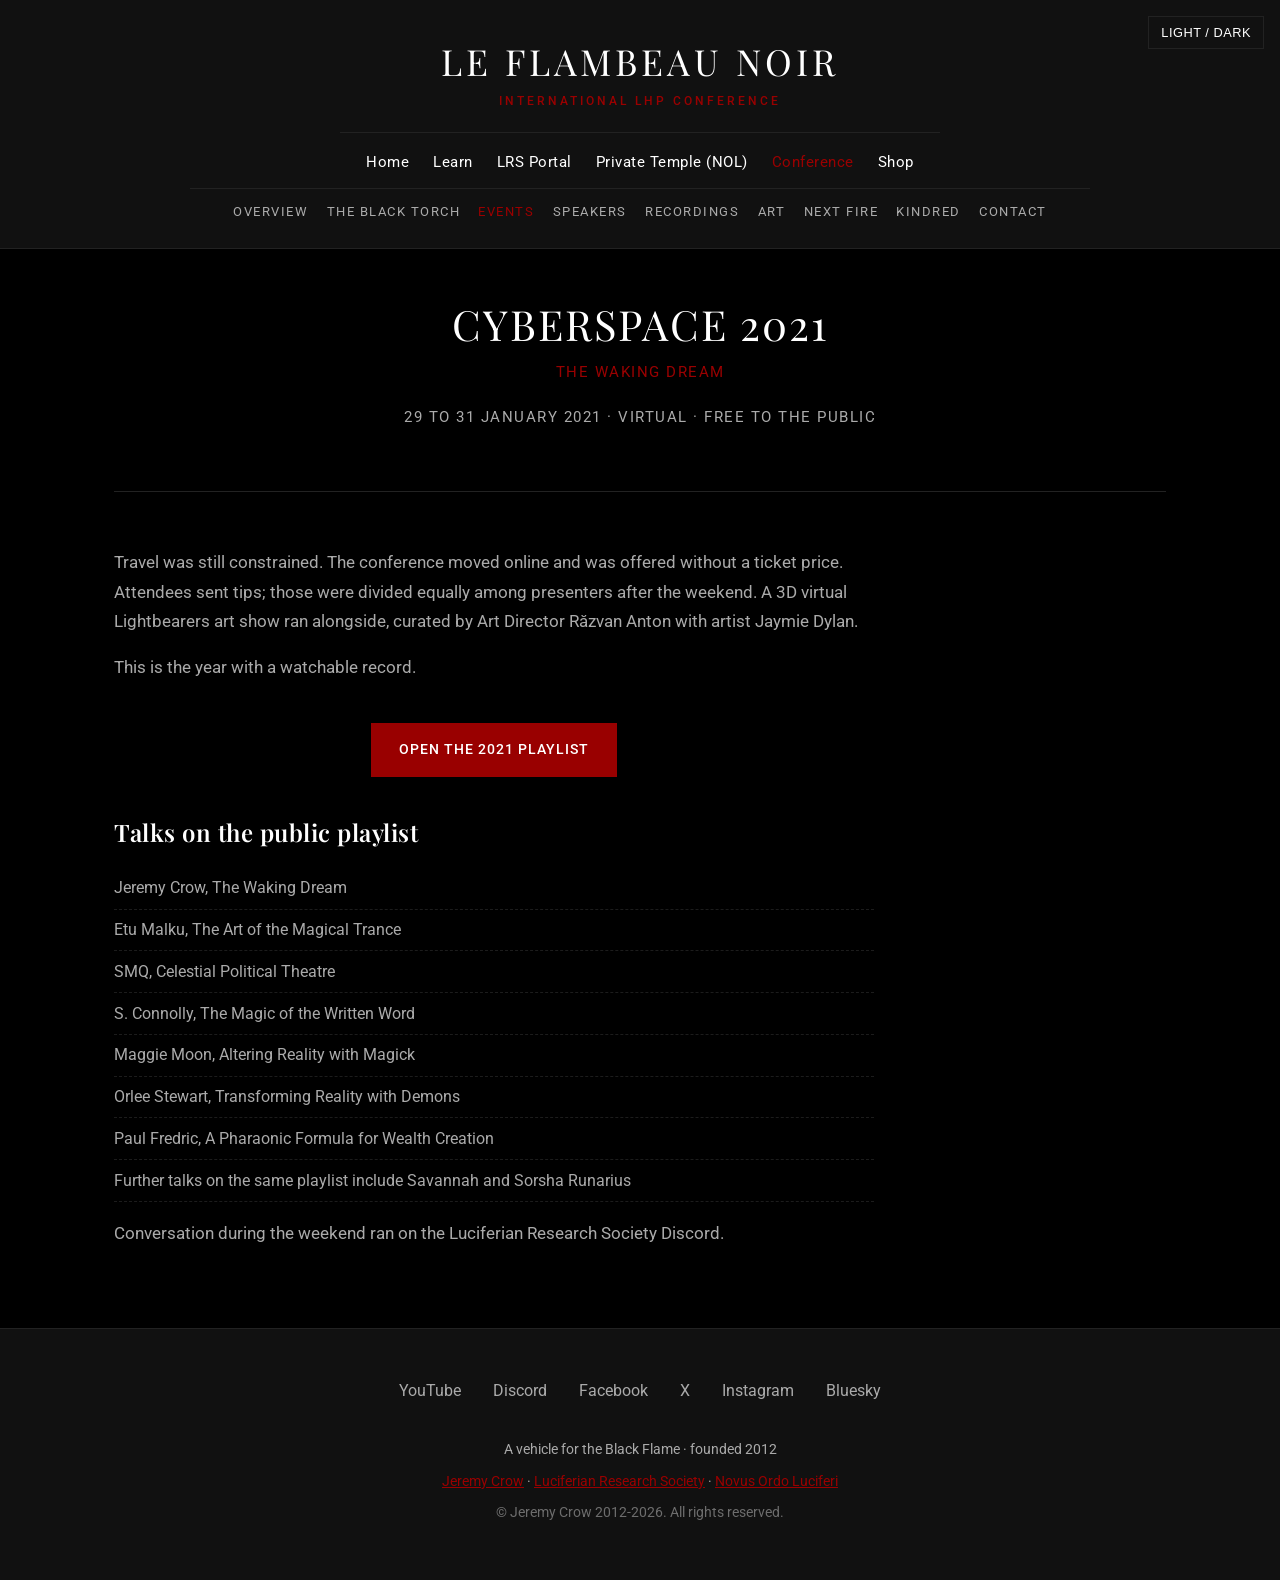
<file: events/2021-cyberspace.html>
<!DOCTYPE html>
<html lang="en">
<head>
  <meta charset="utf-8">
  <meta name="viewport" content="width=device-width, initial-scale=1">
  <title>2021 Cyberspace | Flambeau Noir</title>
  <meta name="description" content="Archive of Flambeau Noir, the International Left Hand Path Conference founded by Jeremy Crow in 2012.">
  <link rel="preconnect" href="https://fonts.googleapis.com">
  <link rel="preconnect" href="https://fonts.gstatic.com" crossorigin>
  <link href="https://fonts.googleapis.com/css2?family=Playfair+Display:ital,wght@0,400..900;1,400..900&family=Roboto:ital,wght@0,300;0,400;0,500;1,300;1,400&display=swap" rel="stylesheet">
  <link rel="stylesheet" href="../styles.css">
</head>
<body>
  <button class="mode-toggle" id="modeToggle" type="button">Light / Dark</button>
  <header class="global-header">
    <div class="header-banner-container">
      <div class="site-text-banner space-esoteric">
        <a class="banner-title" href="../index.html">Le Flambeau Noir</a>
        <div class="banner-sub">International LHP Conference</div>
      </div>
      <nav class="matrix-nav" aria-label="Network">
        <a href="https://www.jeremycrow.com/">Home</a>
        <a href="https://www.jeremycrow.com/learn.html">Learn</a>
        <a href="https://luciferianresearch.org/">LRS Portal</a>
        <a href="https://novusordoluciferi.com/">Private Temple (NOL)</a>
        <a href="../index.html" class="active-node">Conference</a>
        <a href="https://jeremycrow.storenvy.com/">Shop</a>
      </nav>
      <nav class="archive-nav" aria-label="Archive">
        <a href="../index.html" class="">Overview</a>
        <a href="../about.html" class="">The Black Torch</a>
        <a href="../events.html" class="active-node">Events</a>
        <a href="../speakers.html" class="">Speakers</a>
        <a href="../recordings.html" class="">Recordings</a>
        <a href="../art.html" class="">Art</a>
        <a href="../next.html" class="">Next Fire</a>
        <a href="../related.html" class="">Kindred</a>
        <a href="../contact.html" class="">Contact</a>
      </nav>
    </div>
  </header>
  <main class="archive-container">

    <section class="archive-hero">
      <h1>Cyberspace 2021</h1>
      <p class="subtitle">The Waking Dream</p>
      <p class="meta-row">29 to 31 January 2021 · Virtual · Free to the public</p>
    </section>
    <div class="prose">
      <p>Travel was still constrained. The conference moved online and was offered without a ticket price. Attendees sent tips; those were divided equally among presenters after the weekend. A 3D virtual Lightbearers art show ran alongside, curated by Art Director Răzvan Anton with artist Jaymie Dylan.</p>
      <p>This is the year with a watchable record.</p>
      <p class="cta-wrapper"><a class="cta-button" href="https://www.youtube.com/playlist?list=PLY5To7nPNzuRqWKcFFou5KgtrZYnsA4rr">Open the 2021 playlist</a></p>
      <h2>Talks on the public playlist</h2>
      <ul class="plain-list">
        <li>Jeremy Crow, The Waking Dream</li>
        <li>Etu Malku, The Art of the Magical Trance</li>
        <li>SMQ, Celestial Political Theatre</li>
        <li>S. Connolly, The Magic of the Written Word</li>
        <li>Maggie Moon, Altering Reality with Magick</li>
        <li>Orlee Stewart, Transforming Reality with Demons</li>
        <li>Paul Fredric, A Pharaonic Formula for Wealth Creation</li>
        <li>Further talks on the same playlist include Savannah and Sorsha Runarius</li>
      </ul>
      <p>Conversation during the weekend ran on the Luciferian Research Society Discord.</p>
    </div>

  </main>
  <footer class="global-footer">
    <div class="social-links">
      <a href="https://www.youtube.com/JeremyCrow">YouTube</a>
      <a href="https://discord.gg/GvjsS4C">Discord</a>
      <a href="https://www.facebook.com/PrimusJeremyCrow">Facebook</a>
      <a href="https://x.com/FlambeauNoir">X</a>
      <a href="https://www.instagram.com/jeremycrow/">Instagram</a>
      <a href="https://bsky.app/profile/jeremycrow.bsky.social">Bluesky</a>
    </div>
    <div class="footer-meta">
      <p>A vehicle for the Black Flame · founded 2012</p>
      <p><a href="https://www.jeremycrow.com/">Jeremy Crow</a> · <a href="https://luciferianresearch.org/">Luciferian Research Society</a> · <a href="https://novusordoluciferi.com/">Novus Ordo Luciferi</a></p>
      <p class="copyright">© Jeremy Crow 2012-2026. All rights reserved.</p>
    </div>
  </footer>
  <script src="../script.js"></script>
</body>
</html>
</file>
<file: styles.css>
/* Flambeau Noir: same token family as JeremyCrow.com & LuciferianResearch.org */
:root {
  --bg-primary: #000000;
  --bg-secondary: #111111;
  --text-primary: #ffffff;
  --text-muted: #aaaaaa;
  --accent-color: #990000;
  --accent-hover: #c00000;
  --border-color: #222222;
  --font-serif: "Playfair Display", Georgia, serif;
  --font-sans: "Roboto", Helvetica, Arial, sans-serif;
}

body.light-mode {
  --bg-primary: #ffffff;
  --bg-secondary: #f5f5f5;
  --text-primary: #111111;
  --text-muted: #555555;
  --accent-color: #7a0000;
  --accent-hover: #990000;
  --border-color: #dddddd;
}

* { box-sizing: border-box; }

body {
  margin: 0;
  padding: 0;
  background-color: var(--bg-primary);
  color: var(--text-primary);
  font-family: var(--font-sans);
  line-height: 1.75;
  transition: background-color 0.3s ease, color 0.3s ease;
}

h1, h2, h3, h4 {
  font-family: var(--font-serif);
  font-weight: 600;
  letter-spacing: 0.5px;
  line-height: 1.3;
}

a { color: var(--accent-color); }
a:hover { color: var(--accent-hover); }

.global-header {
  background-color: var(--bg-secondary);
  border-bottom: 1px solid var(--border-color);
  padding-bottom: 0.5rem;
}

.site-text-banner {
  padding: 2.5rem 1rem 1.25rem;
  display: flex;
  flex-direction: column;
  align-items: center;
  text-align: center;
}

.banner-title {
  font-family: var(--font-serif);
  font-size: 2.25rem;
  font-weight: 400;
  letter-spacing: 4px;
  text-transform: uppercase;
  line-height: 1.2;
  color: var(--text-primary);
  text-decoration: none;
}

.banner-title:hover { color: var(--text-primary); }

.banner-sub {
  font-family: var(--font-sans);
  font-size: 0.75rem;
  font-weight: 500;
  color: var(--accent-color);
  letter-spacing: 3px;
  text-transform: uppercase;
  margin-top: 0.5rem;
}

.space-esoteric {
  border-bottom: 1px double var(--border-color);
  max-width: 600px;
  margin: 0 auto;
}

.matrix-nav,
.archive-nav {
  display: flex;
  justify-content: center;
  align-items: center;
  flex-wrap: wrap;
  gap: 1.5rem;
  padding: 0 1rem;
}

.matrix-nav {
  margin-top: 1rem;
  margin-bottom: 0.25rem;
}

.archive-nav {
  margin: 0.75rem 0 1rem;
  padding-top: 0.75rem;
  border-top: 1px solid var(--border-color);
  max-width: 900px;
  margin-left: auto;
  margin-right: auto;
  gap: 1.15rem;
}

.matrix-nav a,
.archive-nav a {
  color: var(--text-primary);
  text-decoration: none;
  font-size: 0.95rem;
  letter-spacing: 0.5px;
  transition: color 0.2s ease;
}

.archive-nav a {
  font-size: 0.82rem;
  text-transform: uppercase;
  letter-spacing: 1.5px;
  color: var(--text-muted);
}

.matrix-nav a:hover,
.matrix-nav a.active-node,
.archive-nav a:hover,
.archive-nav a.active-node {
  color: var(--accent-color);
}

.mode-toggle {
  position: fixed;
  top: 1rem;
  right: 1rem;
  background-color: var(--bg-secondary);
  color: var(--text-primary);
  border: 1px solid var(--border-color);
  padding: 0.5rem 0.75rem;
  font-size: 0.8rem;
  text-transform: uppercase;
  letter-spacing: 0.5px;
  cursor: pointer;
  z-index: 1000;
}

.mode-toggle:hover { border-color: var(--accent-color); }

.archive-container {
  max-width: 1100px;
  margin: 3rem auto;
  padding: 0 1.5rem;
}

.archive-hero {
  text-align: center;
  margin-bottom: 3.5rem;
  border-bottom: 1px solid var(--border-color);
  padding-bottom: 2.25rem;
}

.archive-hero h1 {
  font-size: 2.6rem;
  margin: 0 0 0.5rem;
  text-transform: uppercase;
  letter-spacing: 2px;
  font-weight: 400;
}

.subtitle {
  font-family: var(--font-sans);
  font-size: 0.95rem;
  color: var(--accent-color);
  text-transform: uppercase;
  letter-spacing: 1.5px;
  margin: 0 0 1.25rem;
}

.lede,
.lineage-statement {
  max-width: 720px;
  margin: 0 auto;
  color: var(--text-muted);
  font-size: 1.05rem;
}

.year-spine {
  display: grid;
  grid-template-columns: repeat(5, 1fr);
  gap: 0.75rem;
  margin: 0 0 3.5rem;
}

.year-card {
  display: block;
  border: 1px solid var(--border-color);
  background: var(--bg-secondary);
  padding: 1.15rem 0.9rem;
  text-decoration: none;
  color: var(--text-primary);
  min-height: 8.5rem;
}

.year-card:hover {
  border-color: var(--accent-color);
  color: var(--text-primary);
}

.year-card .yr {
  display: block;
  font-family: var(--font-serif);
  font-size: 1.6rem;
  color: var(--accent-color);
  letter-spacing: 1px;
}

.year-card .place {
  display: block;
  margin-top: 0.35rem;
  font-size: 0.92rem;
}

.year-card .tag {
  display: block;
  margin-top: 0.5rem;
  font-size: 0.75rem;
  color: var(--text-muted);
  text-transform: uppercase;
  letter-spacing: 1px;
}

.archive-grid {
  display: grid;
  grid-template-columns: 1fr 280px;
  gap: 3.5rem;
  align-items: start;
}

.philosophical-block h2,
.event-year-block h2,
.page-section h2 {
  font-size: 1.75rem;
  border-bottom: 1px solid var(--border-color);
  padding-bottom: 0.5rem;
  font-weight: 400;
}

.philosophical-block p,
.event-year-block p,
.page-section p,
.prose p {
  color: var(--text-muted);
  font-size: 1.05rem;
}

.prose { max-width: 760px; }
.prose + .prose, .page-section + .page-section { margin-top: 2.75rem; }

blockquote {
  margin: 1.5rem 0;
  padding: 0.25rem 0 0.25rem 1.25rem;
  border-left: 3px solid var(--accent-color);
  color: var(--text-muted);
  font-family: var(--font-serif);
  font-style: italic;
  font-size: 1.15rem;
}

.sidebar-historical { position: sticky; top: 5rem; }

.panel-section h3 {
  font-size: 0.95rem;
  text-transform: uppercase;
  letter-spacing: 1.5px;
  border-bottom: 1px solid var(--border-color);
  padding-bottom: 0.5rem;
  margin: 0 0 1rem;
  font-weight: 400;
}

.presenter-list,
.plain-list {
  list-style: none;
  padding: 0;
  margin: 0;
}

.presenter-list li,
.plain-list li {
  padding: 0.4rem 0;
  color: var(--text-muted);
  border-bottom: 1px dashed #1c1c1c;
}

body.light-mode .presenter-list li,
body.light-mode .plain-list li {
  border-bottom: 1px dashed #e5e5e5;
}

.presenter-list a, .plain-list a { text-decoration: none; }

.network-card {
  background: var(--bg-secondary);
  border: 1px solid var(--border-color);
  padding: 1.5rem;
  margin-top: 2rem;
}

.network-link {
  display: block;
  color: var(--accent-color);
  text-decoration: none;
  font-weight: 500;
  margin: 0.45rem 0;
}

.timeline {
  width: 100%;
  border-collapse: collapse;
  font-size: 0.95rem;
}

.timeline th,
.timeline td {
  text-align: left;
  padding: 0.7rem 0.6rem;
  border-bottom: 1px solid var(--border-color);
  vertical-align: top;
}

.timeline th {
  color: var(--text-muted);
  font-weight: 500;
  text-transform: uppercase;
  letter-spacing: 1px;
  font-size: 0.75rem;
}

.timeline a { text-decoration: none; }

.meta-row {
  color: var(--text-muted);
  font-size: 0.92rem;
  text-transform: uppercase;
  letter-spacing: 1.5px;
  margin-bottom: 1.5rem;
}

.speaker-grid {
  display: grid;
  grid-template-columns: repeat(auto-fill, minmax(240px, 1fr));
  gap: 1rem;
}

.speaker-card {
  border: 1px solid var(--border-color);
  padding: 1rem 1.1rem;
  background: var(--bg-secondary);
}

.speaker-card h3 {
  margin: 0 0 0.35rem;
  font-size: 1.15rem;
  font-weight: 400;
}

.speaker-card .years {
  font-size: 0.78rem;
  color: var(--accent-color);
  letter-spacing: 1px;
  text-transform: uppercase;
}

.speaker-card p {
  margin: 0.55rem 0 0;
  color: var(--text-muted);
  font-size: 0.92rem;
}

.recording {
  border-bottom: 1px solid var(--border-color);
  padding: 1.1rem 0;
}

.recording h3 {
  margin: 0 0 0.25rem;
  font-size: 1.2rem;
  font-weight: 400;
}

.recording .who { color: var(--accent-color); font-size: 0.9rem; }

.cta-wrapper { text-align: center; margin: 2.5rem 0; }

.cta-button {
  display: inline-block;
  background-color: var(--accent-color);
  color: #fff;
  font-family: var(--font-sans);
  font-weight: 500;
  text-transform: uppercase;
  letter-spacing: 1px;
  font-size: 0.85rem;
  padding: 0.95rem 1.75rem;
  text-decoration: none;
  border-radius: 0;
}

.cta-button:hover {
  background-color: var(--accent-hover);
  color: #fff;
}

.related-cards {
  display: grid;
  grid-template-columns: 1fr 1fr;
  gap: 1.25rem;
}

.related-cards article {
  border: 1px solid var(--border-color);
  background: var(--bg-secondary);
  padding: 1.5rem;
}

.status-note {
  border: 1px solid var(--border-color);
  padding: 1.25rem 1.4rem;
  background: var(--bg-secondary);
  color: var(--text-muted);
}

.global-footer {
  background-color: var(--bg-secondary);
  border-top: 1px solid var(--border-color);
  padding: 3rem 1.5rem;
  text-align: center;
  margin-top: 5rem;
}

.social-links {
  display: flex;
  justify-content: center;
  flex-wrap: wrap;
  gap: 2rem;
  margin-bottom: 2rem;
}

.social-links a {
  color: var(--text-muted);
  text-decoration: none;
}

.social-links a:hover { color: var(--text-primary); }

.footer-meta p {
  margin: 0.4rem 0;
  font-size: 0.9rem;
  color: var(--text-muted);
}

.copyright {
  margin-top: 1.5rem;
  font-size: 0.8rem;
  opacity: 0.6;
}

@media (max-width: 900px) {
  .archive-grid,
  .related-cards,
  .year-spine { grid-template-columns: 1fr; }
  .archive-hero h1 { font-size: 2rem; }
  .matrix-nav, .archive-nav {
    flex-direction: column;
    gap: 0.65rem;
  }
  .year-card { min-height: 0; }
}

@media (max-width: 600px) {
  .banner-title { font-size: 1.5rem; letter-spacing: 2px; }
  .banner-sub { font-size: 0.65rem; letter-spacing: 1.5px; }
}

.columns-2 {
  columns: 2;
  column-gap: 2.5rem;
}
.columns-2 li { break-inside: avoid; }
@media (max-width: 600px) {
  .columns-2 { columns: 1; }
}
</file>
